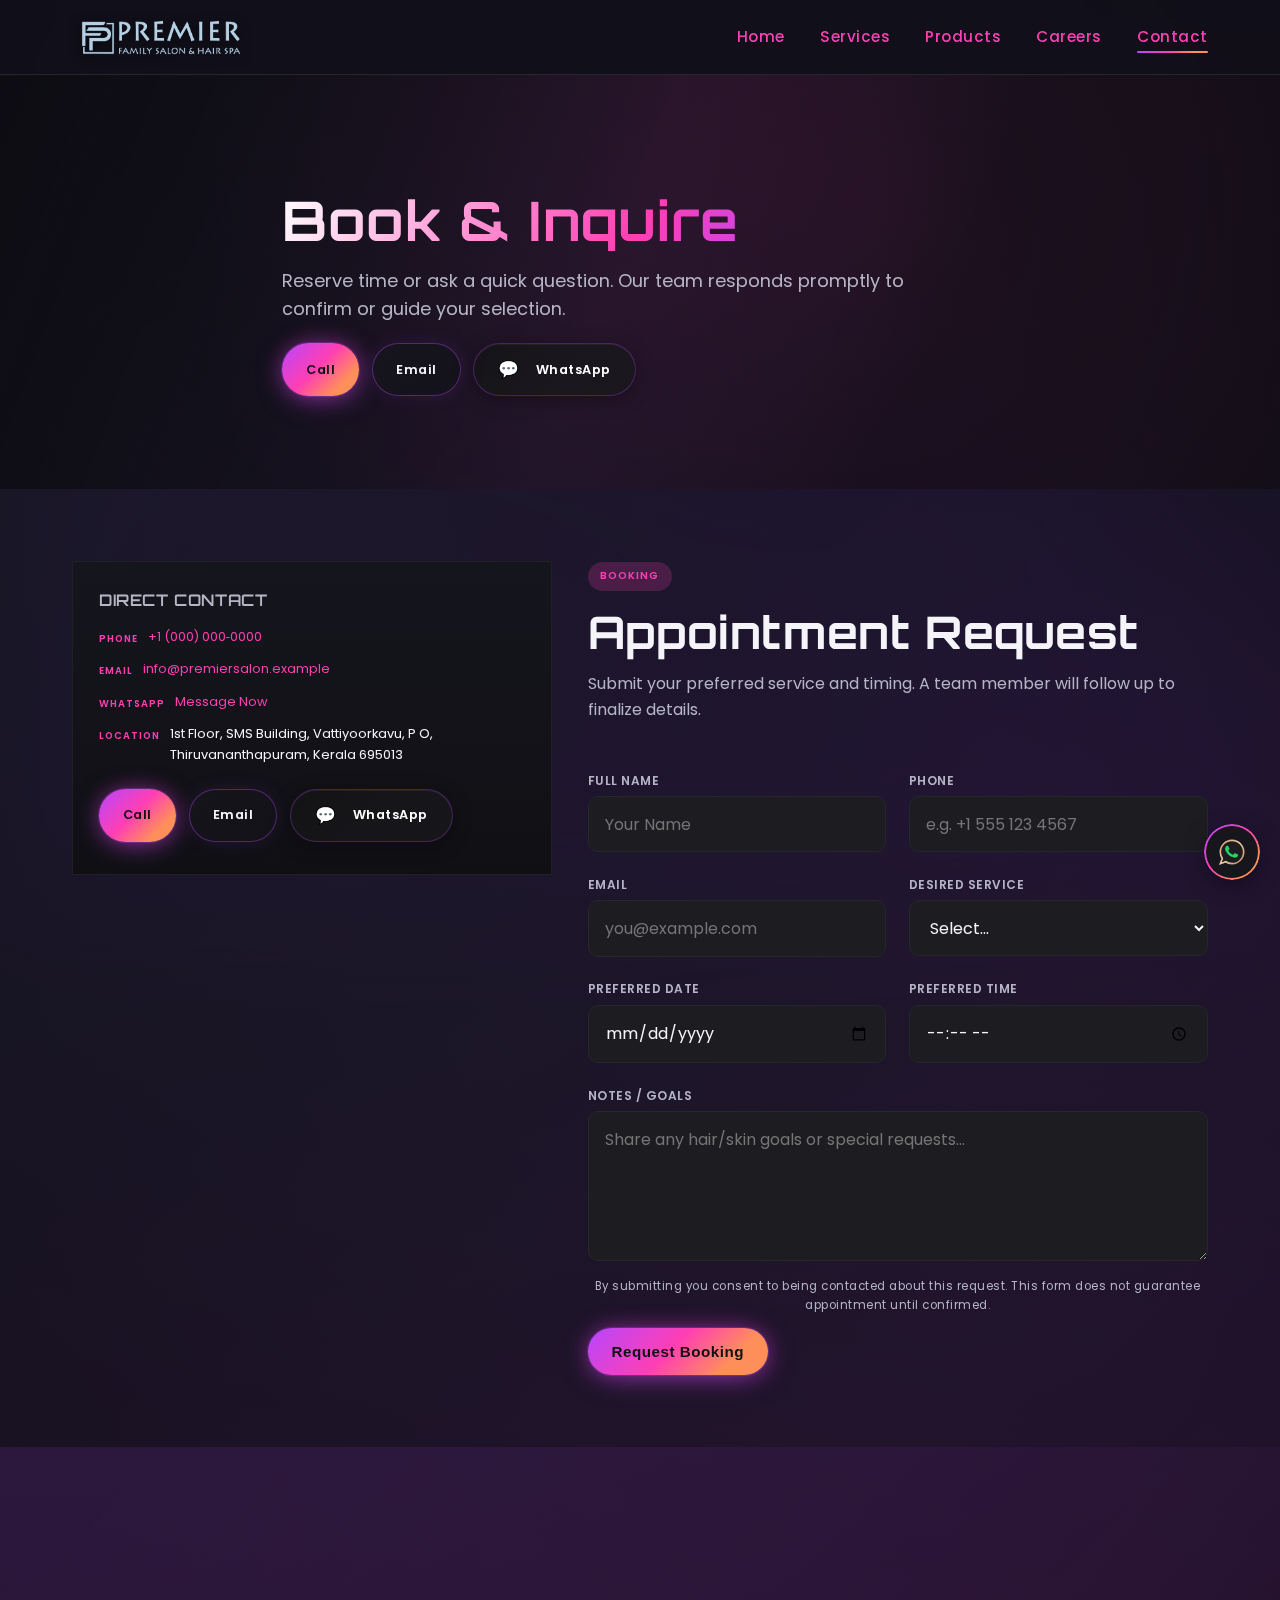
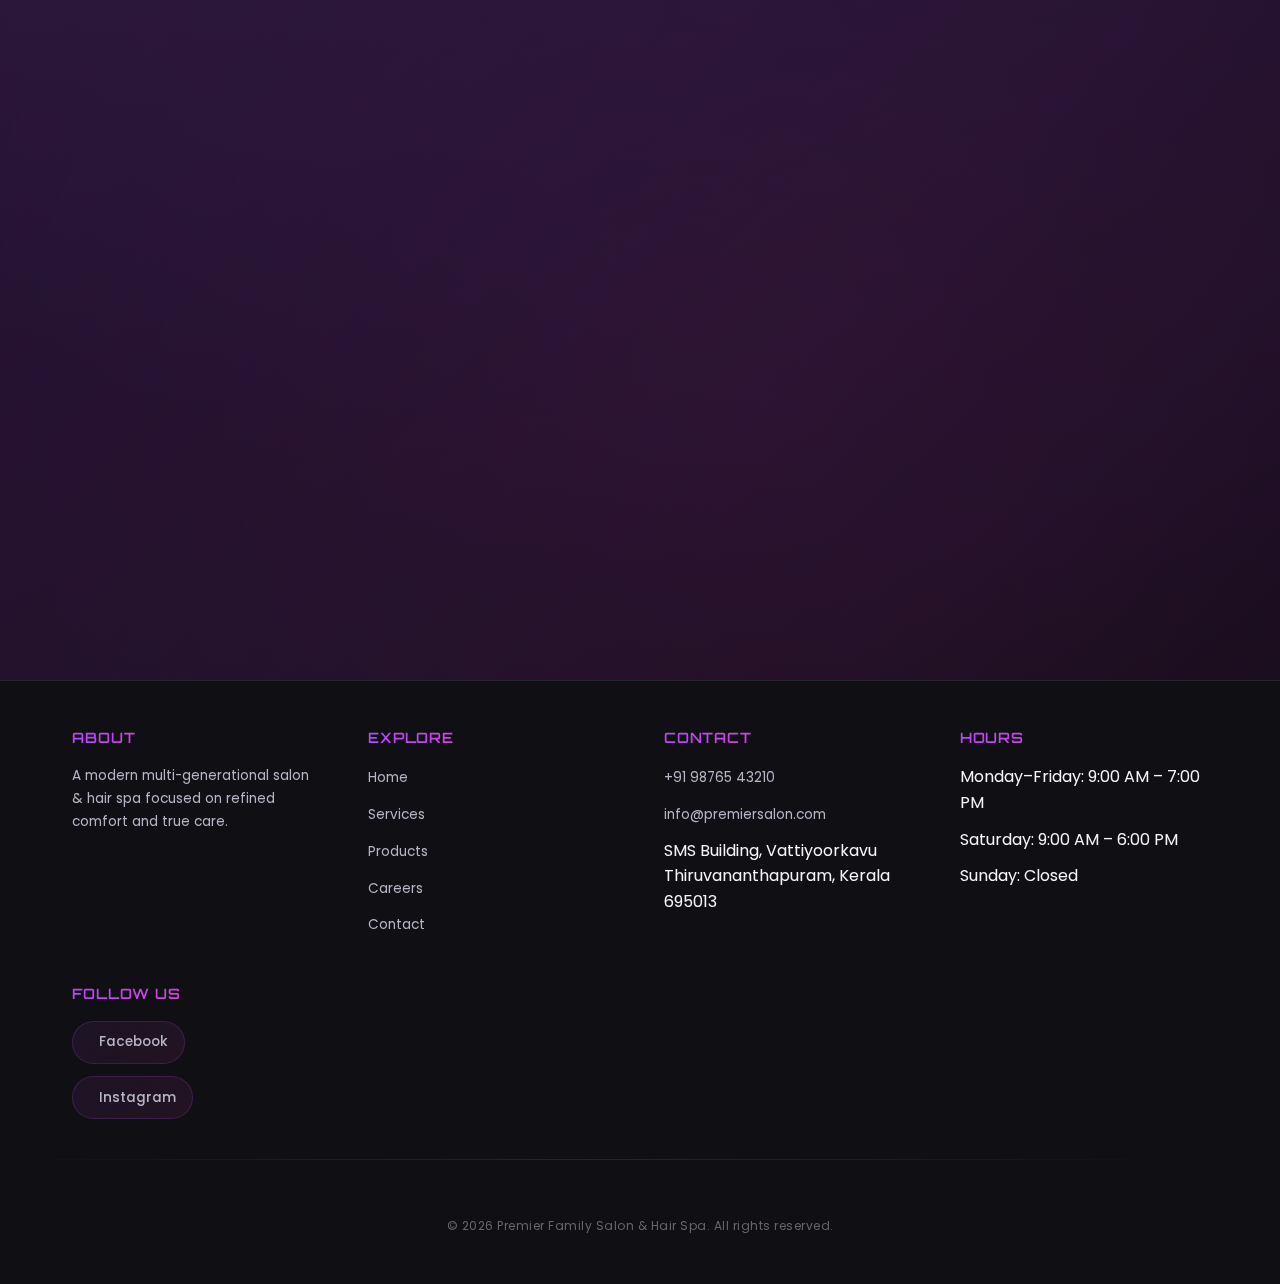
<file: contact.html>
<!DOCTYPE html>
<html lang="en">
<head>
  <meta charset="UTF-8" />
  <meta name="viewport" content="width=device-width, initial-scale=1" />
  <title>Contact & Booking | Premier Family Salon & Hair Spa</title>
  <meta name="description" content="Book appointments or inquire about services at Premier Family Salon & Hair Spa, including advanced hair spa rituals." />
  <link rel="preconnect" href="https://fonts.googleapis.com">
  <link rel="preconnect" href="https://fonts.gstatic.com" crossorigin>
  <link href="https://fonts.googleapis.com/css2?family=Playfair+Display:wght@500;600;700&family=Poppins:wght@400;500;600;700&family=Montserrat:wght@500;600;700&family=Orbitron:wght@500;600;700&display=swap" rel="stylesheet">
  <link rel="stylesheet" href="https://cdnjs.cloudflare.com/ajax/libs/font-awesome/6.5.1/css/all.min.css" integrity="sha512-DTOQO9RWCH3ppGqcWaEA1BIZOC6xxalwEsw9c2QQeAIftl+Vegovlnee1c9QX4TctnWMn13TZye+giMm8e2LwA==" crossorigin="anonymous" referrerpolicy="no-referrer" />
  <link rel="stylesheet" href="assets/css/styles.css" />
  <link rel="icon" type="image/png" href="assets/img/favicon.png" />
</head>
<body>
  <header class="site-header" role="banner">
    <div class="container navbar">
      <a class="brand" href="index.html" aria-label="Premier Family Salon Home">
        <img src="assets/img/logo-light.png" alt="Premier Family Salon & Hair Spa Logo" width="120" height="48" loading="eager" />
      </a>
      <nav aria-label="Main Navigation">
        <button class="mobile-toggle" aria-expanded="false" aria-controls="primary-menu" aria-label="Menu">☰</button>
        <ul id="primary-menu" class="nav-links">
          <li><a href="index.html">Home</a></li>
          <li><a href="services.html">Services</a></li>
          <li><a href="products.html">Products</a></li>
          <li><a href="careers.html">Careers</a></li>
          <li><a class="active" href="contact.html">Contact</a></li>
        </ul>
      </nav>
    </div>
  </header>

  <main>
    <section class="contact-hero" aria-labelledby="contact-hero-heading">
      <div class="contact-hero-bg" aria-hidden="true" style="background-image:url('https://images.pexels.com/photos/7130480/pexels-photo-7130480.jpeg?auto=compress&cs=tinysrgb&w=1600');"></div>
      <div class="contact-hero-overlay" aria-hidden="true"></div>
      <div class="container contact-hero-inner" data-animate>
        <h1 id="contact-hero-heading">Book & Inquire</h1>
        <p class="hero-sub">Reserve time or ask a quick question. Our team responds promptly to confirm or guide your selection.</p>
        <div class="contact-actions">
          <a class="btn" href="tel:+10000000000" aria-label="Call the salon">Call</a>
          <a class="btn outline" href="mailto:info@premiersalon.example" aria-label="Email the salon">Email</a>
          <a class="btn whatsapp-connect" href="https://wa.me/9999?text=Hi%20I%20would%20like%20to%20book%20an%20appointment" target="_blank" rel="noopener" aria-label="Message us on WhatsApp"><span class="wa-icon" aria-hidden="true">💬</span> WhatsApp</a>
        </div>
      </div>
    </section>

    <section class="section" id="booking">
      <div class="container contact-grid" data-animate>
        <div class="contact-info">
          <h2>Direct Contact</h2>
          <ul class="contact-list" aria-label="Salon direct contact details">
            <li><span class="ci-label">Phone</span><a href="tel:+10000000000" aria-label="Call +1 000 000 0000">+1 (000) 000‑0000</a></li>
            <li><span class="ci-label">Email</span><a href="mailto:info@premiersalon.example" aria-label="Email info@premiersalon.example">info@premiersalon.example</a></li>
            <li><span class="ci-label">WhatsApp</span><a href="https://wa.me/9999?text=Hi%20I%20have%20a%20question" target="_blank" rel="noopener" aria-label="Open WhatsApp chat">Message Now</a></li>
            <li><span class="ci-label">Location</span><span>1st Floor, SMS Building, Vattiyoorkavu, P O, Thiruvananthapuram, Kerala 695013</span></li>
          </ul>
          <div class="contact-actions">
            <a class="btn" href="tel:+10000000000">Call</a>
            <a class="btn outline" href="mailto:info@premiersalon.example">Email</a>
            <a class="btn whatsapp-connect" href="https://wa.me/9999?text=Hi%20I%20would%20like%20to%20book%20an%20appointment" target="_blank" rel="noopener" aria-label="Message us on WhatsApp"><span class="wa-icon" aria-hidden="true">💬</span> WhatsApp</a>
          </div>
        </div>
        <div>
        <span class="badge">Booking</span>
        <h2 class="section-title">Appointment Request</h2>
        <p class="section-lede">Submit your preferred service and timing. A team member will follow up to finalize details.</p>
        <form action="booking.php" method="POST" data-booking novalidate>
          <div class="form-grid">
            <div class="form-field">
              <label for="name">Full Name</label>
              <input id="name" name="name" type="text" required autocomplete="name" placeholder="Your Name" />
            </div>
            <div class="form-field">
              <label for="phone">Phone</label>
              <input id="phone" name="phone" type="tel" required autocomplete="tel" placeholder="e.g. +1 555 123 4567" />
            </div>
            <div class="form-field">
              <label for="email">Email</label>
              <input id="email" name="email" type="email" required autocomplete="email" placeholder="you@example.com" />
            </div>
            <div class="form-field">
              <label for="service">Desired Service</label>
              <select id="service" name="service" required>
                <option value="">Select...</option>
                <option>Signature Haircut</option>
                <option>Hair Spa Treatment</option>
                <option>Balayage / Color</option>
                <option>Keratin Smooth</option>
                <option>Facial Therapy</option>
                <option>Makeup / Bridal</option>
                <option>Manicure / Pedicure</option>
                <option>Consultation</option>
              </select>
            </div>
            <div class="form-field">
              <label for="appointment_date">Preferred Date</label>
              <input id="appointment_date" name="appointment_date" type="date" required />
            </div>
            <div class="form-field">
              <label for="appointment_time">Preferred Time</label>
              <input id="appointment_time" name="appointment_time" type="time" required />
            </div>
            <div class="form-field" style="grid-column:1/-1;">
              <label for="message">Notes / Goals</label>
              <textarea id="message" name="message" placeholder="Share any hair/skin goals or special requests..."></textarea>
            </div>
            <!-- Honeypot anti-spam -->
            <div class="form-field" style="display:none;">
              <label for="company">Company</label>
              <input id="company" name="company" type="text" tabindex="-1" autocomplete="off" />
            </div>
          </div>
          <p class="form-note">By submitting you consent to being contacted about this request. This form does not guarantee appointment until confirmed.</p>
          <button class="btn" type="submit">Request Booking</button>
        </form>
        </div>
      </div>
    </section>

    <section class="section bg-accent-fade" id="location">
      <div class="container" data-animate>
        <span class="badge">Visit</span>
        <h2 class="section-title">Location & Hours</h2>
        <p class="section-lede">1st Floor, SMS Building, Vattiyoorkavu, P O, Thiruvananthapuram, Kerala 695013</p>
        <div style="border:1px solid var(--clr-border); border-radius:16px; overflow:hidden; aspect-ratio: 16/6; background:#141416;">
          <iframe src="https://www.google.com/maps/embed?pb=!1m18!1m12!1m3!1d3945.8865741656!2d76.97766!3d8.53111!2m3!1f0!2f0!3f0!3m2!1i1024!2i768!4f13.1!3m3!1m2!1s0x3b05bec5f7f7f7f7%3A0x1234567890abcdef!2sSMS%20Building%2C%20Vattiyoorkavu!5e0!3m2!1sen!2sin!4v1234567890123!5m2!1sen!2sin" width="100%" height="100%" style="border:0;" allowfullscreen="" loading="lazy" referrerpolicy="no-referrer-when-downgrade"></iframe>
        </div>
        <div style="margin-top: 1.5rem; text-align: center;">
          <a href="https://maps.app.goo.gl/gMXXYHYUCGBA8A6K9" target="_blank" rel="noopener noreferrer" class="btn" style="display: inline-flex; align-items: center; gap: 0.5rem;">
            <svg width="20" height="20" viewBox="0 0 24 24" fill="none" xmlns="http://www.w3.org/2000/svg" style="flex-shrink: 0;">
              <path d="M12 2C8.13 2 5 5.13 5 9c0 5.25 7 13 7 13s7-7.75 7-13c0-3.87-3.13-7-7-7zm0 9.5c-1.38 0-2.5-1.12-2.5-2.5s1.12-2.5 2.5-2.5 2.5 1.12 2.5 2.5-1.12 2.5-2.5 2.5z" fill="currentColor"/>
            </svg>
            Open in Google Maps
          </a>
        </div>
      </div>
    </section>
  </main>

  <footer class="site-footer" role="contentinfo">
    <div class="container footer-grid">
      <div class="footer-col">
        <h4>About</h4>
        <p>A modern multi-generational salon & hair spa focused on refined comfort and true care.</p>
      </div>
      <div class="footer-col">
        <h4>Explore</h4>
        <ul>
          <li><a href="index.html">Home</a></li>
          <li><a href="services.html">Services</a></li>
          <li><a href="products.html">Products</a></li>
          <li><a href="careers.html">Careers</a></li>
          <li><a href="contact.html">Contact</a></li>
        </ul>
      </div>
      <div class="footer-col">
        <h4>Contact</h4>
        <ul>
          <li><a href="tel:+919876543210">+91 98765 43210</a></li>
          <li><a href="mailto:info@premiersalon.com">info@premiersalon.com</a></li>
          <li>SMS Building, Vattiyoorkavu<br/>Thiruvananthapuram, Kerala 695013</li>
        </ul>
      </div>
      <div class="footer-col">
        <h4>Hours</h4>
        <ul>
          <li>Monday–Friday: 9:00 AM – 7:00 PM</li>
          <li>Saturday: 9:00 AM – 6:00 PM</li>
          <li>Sunday: Closed</li>
        </ul>
      </div>
      <div class="footer-col">
        <h4>Follow Us</h4>
        <ul class="social-links">
          <li><a href="https://www.facebook.com/profile.php?id=61568915111129" target="_blank" rel="noopener noreferrer" aria-label="Visit our Facebook page"><i class="fab fa-facebook"></i> Facebook</a></li>
          <li><a href="https://www.instagram.com/premiertvm/" target="_blank" rel="noopener noreferrer" aria-label="Visit our Instagram profile"><i class="fab fa-instagram"></i> Instagram</a></li>
        </ul>
      </div>
    </div>
    <div class="container divider" aria-hidden="true"></div>
    <div class="container">
      <p class="copyright">© <span id="year"></span> Premier Family Salon & Hair Spa. All rights reserved.</p>
    </div>
  </footer>
  <script>document.getElementById('year').textContent = new Date().getFullYear();</script>
  <script src="assets/js/main.js" defer></script>
  <a href="https://wa.me/9999" class="whatsapp-fab" target="_blank" rel="noopener" aria-label="Chat on WhatsApp">
    <span class="fab-icon" aria-hidden="true">
      <svg viewBox="0 0 24 24" fill="none" xmlns="http://www.w3.org/2000/svg" role="img" aria-label="">
        <circle cx="12" cy="12" r="11" fill="#1d1d20" />
        <path d="M12 2C6.486 2 2 6.486 2 12c0 2.068.632 3.99 1.712 5.59L2 22l4.593-1.686A9.93 9.93 0 0 0 12 22c5.514 0 10-4.486 10-10S17.514 2 12 2Z" stroke="url(#fabGradC)" stroke-width="1.4"/>
        <path d="M16.52 13.87c-.27-.14-1.58-.78-1.82-.87-.24-.09-.42-.14-.6.14-.18.27-.69.87-.85 1.05-.16.18-.31.2-.58.07-.27-.14-1.15-.42-2.19-1.34-.81-.72-1.36-1.61-1.52-1.88-.16-.27-.02-.42.12-.56.13-.13.27-.31.4-.47.13-.16.18-.27.27-.45.09-.18.04-.34-.02-.48-.07-.14-.6-1.44-.82-1.97-.22-.53-.44-.46-.6-.47-.16-.01-.34-.01-.52-.01s-.48.07-.73.34c-.25.27-.96.94-.96 2.29 0 1.35.99 2.66 1.13 2.85.13.18 1.95 2.98 4.73 4.05.66.25 1.18.4 1.58.51.66.21 1.26.18 1.73.11.53-.08 1.58-.65 1.8-1.28.22-.63.22-1.17.15-1.28-.07-.11-.25-.18-.52-.32Z" fill="#25D366" />
        <defs>
          <linearGradient id="fabGradC" x1="2" y1="2" x2="22" y2="22" gradientUnits="userSpaceOnUse">
            <stop stop-color="#d4a373"/>
            <stop offset="0.55" stop-color="#e9c9a6"/>
            <stop offset="1" stop-color="#bb8561"/>
          </linearGradient>
        </defs>
      </svg>
    </span>
    <span class="visually-hidden">Chat on WhatsApp</span>
  </a>
</body>
</html>
</file>
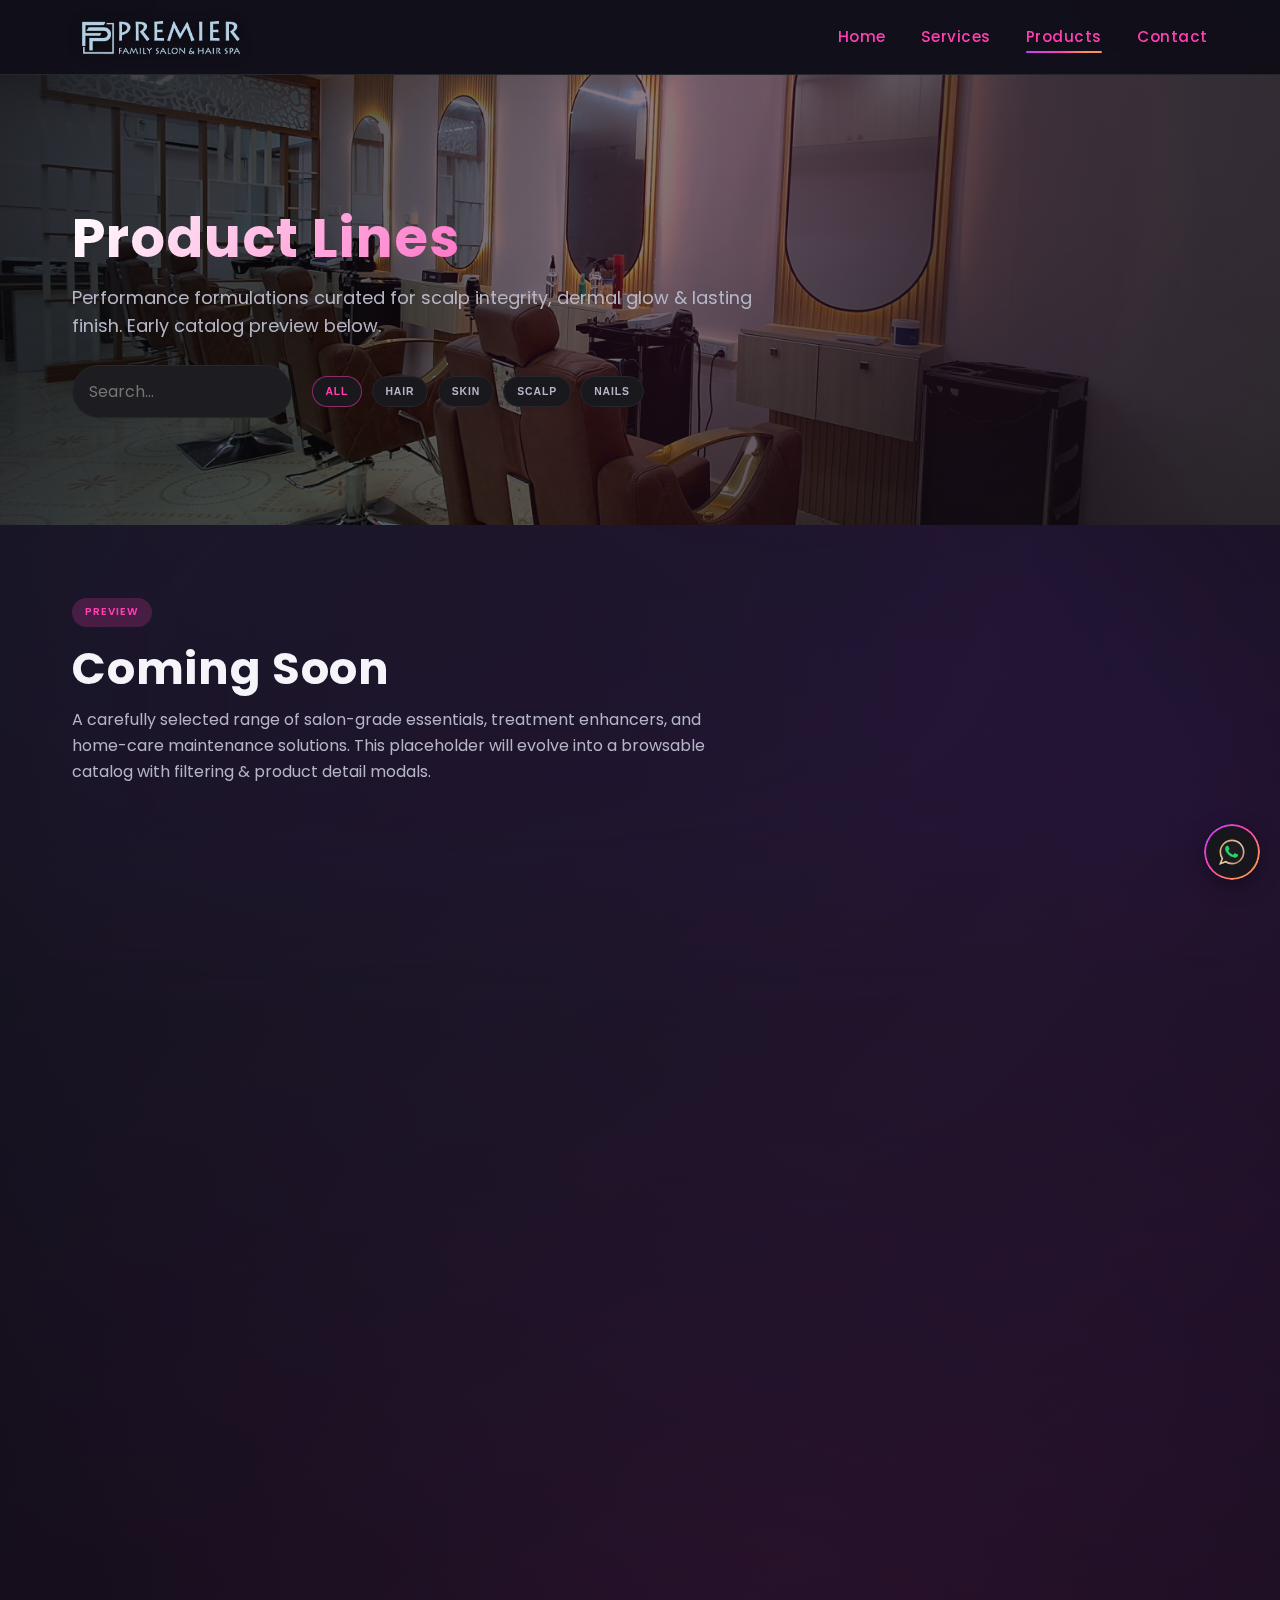
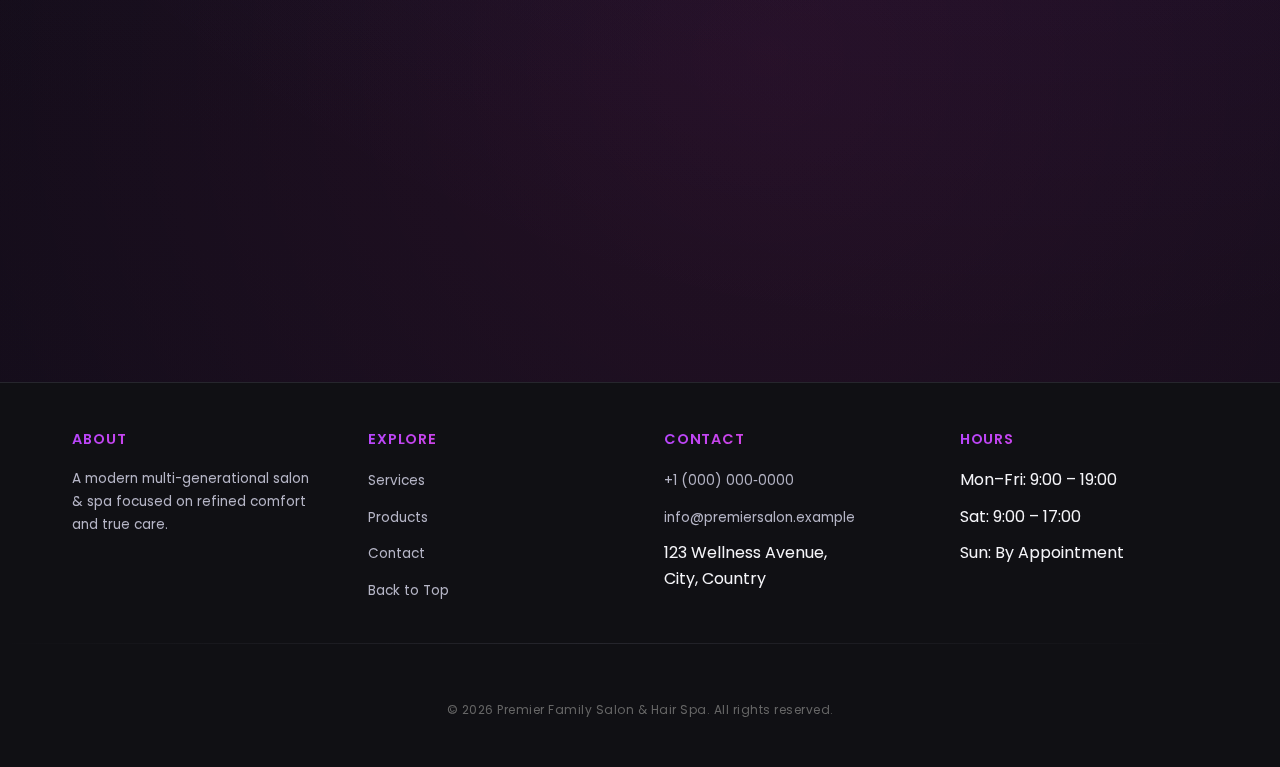
<file: products.html>
<!DOCTYPE html>
<html lang="en">
<head>
  <meta charset="UTF-8" />
  <meta name="viewport" content="width=device-width, initial-scale=1" />
  <title>Products | Premier Family Salon & Hair Spa</title>
  <meta name="description" content="Premium salon-grade product lines coming soon to Premier Family Salon & Hair Spa." />
  <link rel="preconnect" href="https://fonts.googleapis.com">
  <link rel="preconnect" href="https://fonts.gstatic.com" crossorigin>
  <link href="https://fonts.googleapis.com/css2?family=Playfair+Display:wght@500;600;700&family=Poppins:wght@400;500;600;700&display=swap" rel="stylesheet">
  <link rel="stylesheet" href="assets/css/styles.css" />
  <link rel="icon" type="image/png" href="assets/img/favicon.png" />
</head>
<body>
  <header class="site-header" role="banner">
    <div class="container navbar">
      <a class="brand" href="index.html" aria-label="Premier Family Salon Home">
        <img src="assets/img/logo-light.png" alt="Premier Family Salon & Hair Spa Logo" width="120" height="48" loading="eager" />
      </a>
      <nav aria-label="Main Navigation">
        <button class="mobile-toggle" aria-expanded="false" aria-controls="primary-menu" aria-label="Menu">☰</button>
        <ul id="primary-menu" class="nav-links">
          <li><a href="index.html">Home</a></li>
            <li><a href="services.html">Services</a></li>
            <li><a class="active" href="products.html">Products</a></li>
            <li><a href="contact.html">Contact</a></li>
        </ul>
      </nav>
    </div>
  </header>

  <main>
    <section class="products-hero" aria-labelledby="products-hero-heading">
      <div class="products-hero-bg" aria-hidden="true"></div>
      <div class="products-hero-overlay" aria-hidden="true"></div>
      <div class="container products-hero-inner" data-animate>
        <div class="hero-copy">
          <h1 id="products-hero-heading">Product Lines</h1>
          <p class="hero-sub">Performance formulations curated for scalp integrity, dermal glow & lasting finish. Early catalog preview below.</p>
          <div class="catalog-tools" aria-label="Catalog utilities">
            <div class="tool-group">
              <label for="catalog-search" class="visually-hidden">Search products</label>
              <input id="catalog-search" type="search" placeholder="Search…" aria-label="Search products" />
            </div>
            <div class="tool-group tags" aria-label="Filter by domain">
              <button type="button" class="tag-btn active" data-tag="all">All</button>
              <button type="button" class="tag-btn" data-tag="hair">Hair</button>
              <button type="button" class="tag-btn" data-tag="skin">Skin</button>
              <button type="button" class="tag-btn" data-tag="scalp">Scalp</button>
              <button type="button" class="tag-btn" data-tag="nails">Nails</button>
            </div>
          </div>
        </div>
      </div>
    </section>

    <section class="section" id="coming-soon">
      <div class="container" data-animate>
        <span class="badge">Preview</span>
        <h2 class="section-title">Coming Soon</h2>
        <p class="section-lede">A carefully selected range of salon-grade essentials, treatment enhancers, and home-care maintenance solutions. This placeholder will evolve into a browsable catalog with filtering & product detail modals.</p>
        <div class="catalog-grid" role="list" aria-label="Preview product list">
          <article class="product-card" role="listitem" data-tag="hair" data-animate>
            <div class="media" style="--img:url('https://images.pexels.com/photos/3738342/pexels-photo-3738342.jpeg?auto=compress&cs=tinysrgb&w=800');"></div>
            <div class="card-body">
              <span class="domain">Hair Care</span>
              <h3 class="title">Hydration Repair Mask</h3>
              <p class="excerpt">Reconstructive moisture infusion for stressed strands.</p>
              <button type="button" class="mini-act" aria-label="View details for Hydration Repair Mask">Details</button>
            </div>
          </article>
          <article class="product-card" role="listitem" data-tag="hair" data-animate>
            <div class="media" style="--img:url('https://images.pexels.com/photos/3738341/pexels-photo-3738341.jpeg?auto=compress&cs=tinysrgb&w=800');"></div>
            <div class="card-body">
              <span class="domain">Hair Care</span>
              <h3 class="title">Strength Bond Serum</h3>
              <p class="excerpt">Peptide + keratin support for daily resilience.</p>
              <button type="button" class="mini-act" aria-label="View details for Strength Bond Serum">Details</button>
            </div>
          </article>
          <article class="product-card" role="listitem" data-tag="skin" data-animate>
            <div class="media" style="--img:url('https://images.pexels.com/photos/5938248/pexels-photo-5938248.jpeg?auto=compress&cs=tinysrgb&w=800');"></div>
            <div class="card-body">
              <span class="domain">Skin Care</span>
              <h3 class="title">Glow Renewal Enzyme</h3>
              <p class="excerpt">Gentle powder-to-foam resurfacing ritual.</p>
              <button type="button" class="mini-act" aria-label="View details for Glow Renewal Enzyme">Details</button>
            </div>
          </article>
          <article class="product-card" role="listitem" data-tag="scalp" data-animate>
            <div class="media" style="--img:url('https://images.pexels.com/photos/6621469/pexels-photo-6621469.jpeg?auto=compress&cs=tinysrgb&w=800');"></div>
            <div class="card-body">
              <span class="domain">Scalp</span>
              <h3 class="title">Daily Scalp Toner</h3>
              <p class="excerpt">Microcirculation botanical complex refresh.</p>
              <button type="button" class="mini-act" aria-label="View details for Daily Scalp Toner">Details</button>
            </div>
          </article>
          <article class="product-card" role="listitem" data-tag="skin" data-animate>
            <div class="media" style="--img:url('https://images.pexels.com/photos/5938245/pexels-photo-5938245.jpeg?auto=compress&cs=tinysrgb&w=800');"></div>
            <div class="card-body">
              <span class="domain">Skin Care</span>
              <h3 class="title">Lipid Barrier Cream</h3>
              <p class="excerpt">Ceramide-forward replenishment & calm.</p>
              <button type="button" class="mini-act" aria-label="View details for Lipid Barrier Cream">Details</button>
            </div>
          </article>
          <article class="product-card" role="listitem" data-tag="nails" data-animate>
            <div class="media" style="--img:url('https://images.pexels.com/photos/6621524/pexels-photo-6621524.jpeg?auto=compress&cs=tinysrgb&w=800');"></div>
            <div class="card-body">
              <span class="domain">Nail Care</span>
              <h3 class="title">Nourish Cuticle Oil</h3>
              <p class="excerpt">Vitamin-rich micro-drop conditioning treatment.</p>
              <button type="button" class="mini-act" aria-label="View details for Nourish Cuticle Oil">Details</button>
            </div>
          </article>
        </div>
      </div>
    </section>

    <section class="section center" aria-label="Call to Action">
      <div class="container" data-animate>
        <h2 class="section-title">Want Early Access?</h2>
        <p class="section-lede mw-small">Join our in‑store list to be notified when retail launches. Ask during your next visit.</p>
        <a class="btn" href="contact.html">Book a Service</a>
      </div>
    </section>
  </main>

  <footer class="site-footer" role="contentinfo">
    <div class="container footer-grid">
      <div class="footer-col">
        <h4>About</h4>
        <p style="margin-top:0">A modern multi-generational salon & spa focused on refined comfort and true care.</p>
      </div>
      <div class="footer-col">
        <h4>Explore</h4>
        <ul>
          <li><a href="services.html">Services</a></li>
          <li><a href="products.html">Products</a></li>
          <li><a href="contact.html">Contact</a></li>
          <li><a href="#top">Back to Top</a></li>
        </ul>
      </div>
      <div class="footer-col">
        <h4>Contact</h4>
        <ul>
          <li><a href="tel:+10000000000">+1 (000) 000‑0000</a></li>
          <li><a href="mailto:info@premiersalon.example">info@premiersalon.example</a></li>
          <li>123 Wellness Avenue,<br/>City, Country</li>
        </ul>
      </div>
      <div class="footer-col">
        <h4>Hours</h4>
        <ul>
          <li>Mon–Fri: 9:00 – 19:00</li>
          <li>Sat: 9:00 – 17:00</li>
          <li>Sun: By Appointment</li>
        </ul>
      </div>
    </div>
    <div class="container divider" aria-hidden="true"></div>
    <div class="container">
      <p class="copyright">© <span id="year"></span> Premier Family Salon & Hair Spa. All rights reserved.</p>
    </div>
  </footer>
  <script>document.getElementById('year').textContent = new Date().getFullYear();</script>
  <script src="assets/js/main.js" defer></script>
  <a href="https://wa.me/9999" class="whatsapp-fab" target="_blank" rel="noopener" aria-label="Chat on WhatsApp">
    <span class="fab-icon" aria-hidden="true">
      <svg viewBox="0 0 24 24" fill="none" xmlns="http://www.w3.org/2000/svg" role="img" aria-label="">
        <circle cx="12" cy="12" r="11" fill="#1d1d20" />
        <path d="M12 2C6.486 2 2 6.486 2 12c0 2.068.632 3.99 1.712 5.59L2 22l4.593-1.686A9.93 9.93 0 0 0 12 22c5.514 0 10-4.486 10-10S17.514 2 12 2Z" stroke="url(#fabGradP)" stroke-width="1.4"/>
        <path d="M16.52 13.87c-.27-.14-1.58-.78-1.82-.87-.24-.09-.42-.14-.6.14-.18.27-.69.87-.85 1.05-.16.18-.31.2-.58.07-.27-.14-1.15-.42-2.19-1.34-.81-.72-1.36-1.61-1.52-1.88-.16-.27-.02-.42.12-.56.13-.13.27-.31.4-.47.13-.16.18-.27.27-.45.09-.18.04-.34-.02-.48-.07-.14-.6-1.44-.82-1.97-.22-.53-.44-.46-.6-.47-.16-.01-.34-.01-.52-.01s-.48.07-.73.34c-.25.27-.96.94-.96 2.29 0 1.35.99 2.66 1.13 2.85.13.18 1.95 2.98 4.73 4.05.66.25 1.18.4 1.58.51.66.21 1.26.18 1.73.11.53-.08 1.58-.65 1.8-1.28.22-.63.22-1.17.15-1.28-.07-.11-.25-.18-.52-.32Z" fill="#25D366" />
        <defs>
          <linearGradient id="fabGradP" x1="2" y1="2" x2="22" y2="22" gradientUnits="userSpaceOnUse">
            <stop stop-color="#d4a373"/>
            <stop offset="0.55" stop-color="#e9c9a6"/>
            <stop offset="1" stop-color="#bb8561"/>
          </linearGradient>
        </defs>
      </svg>
    </span>
    <span class="visually-hidden">Chat on WhatsApp</span>
  </a>
</body>
</html>
</file>
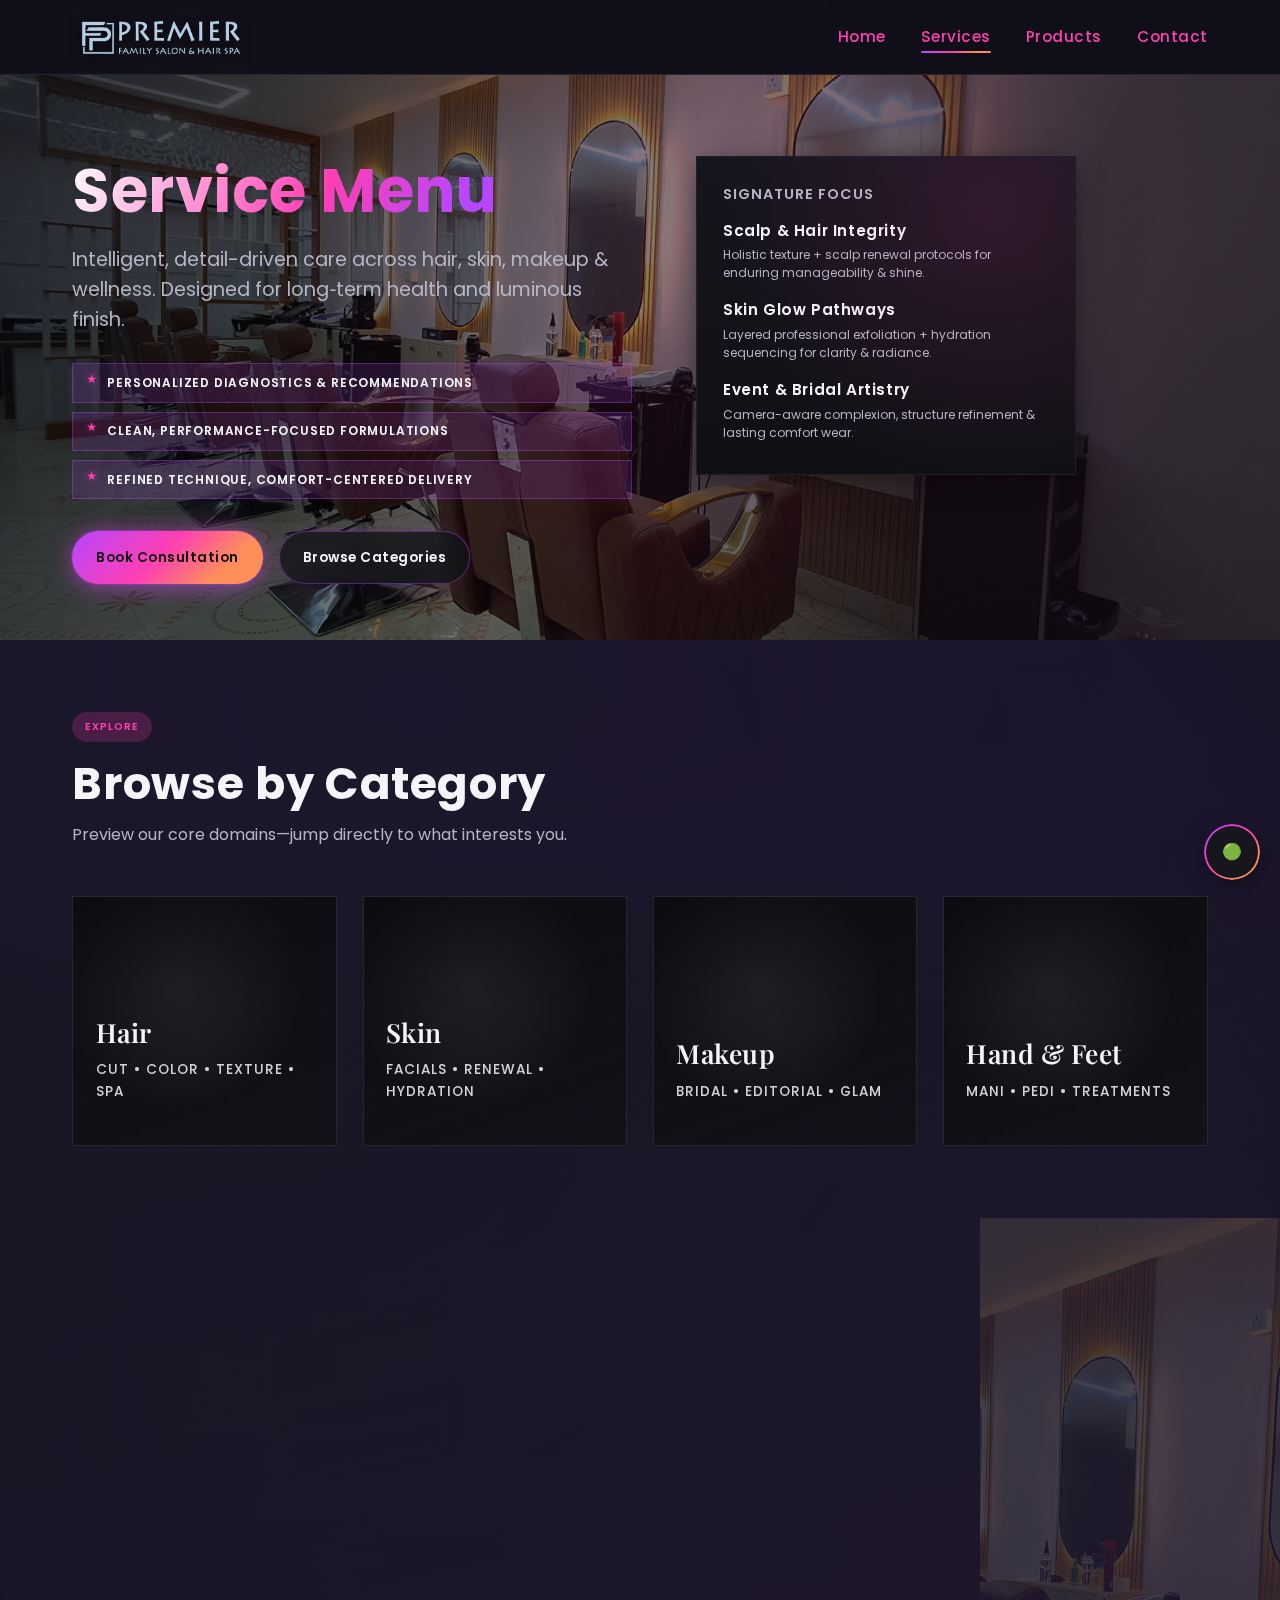
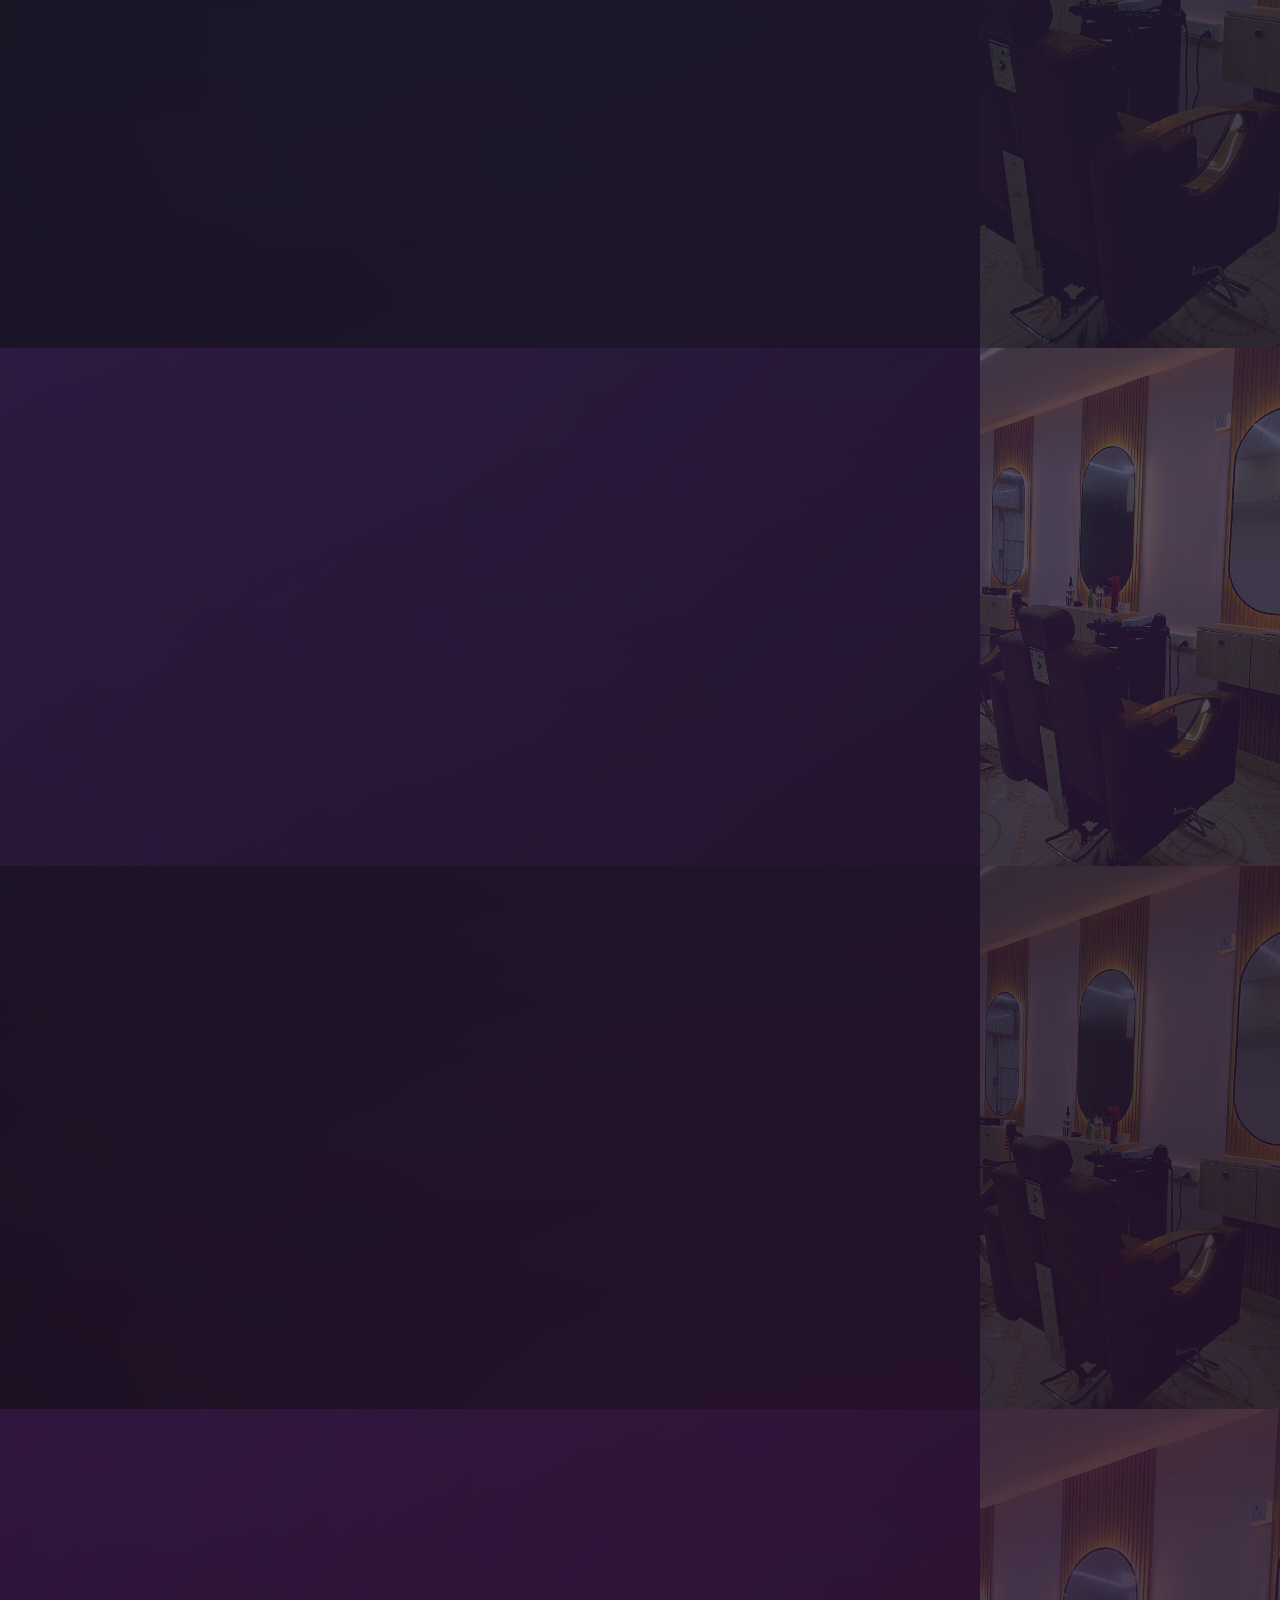
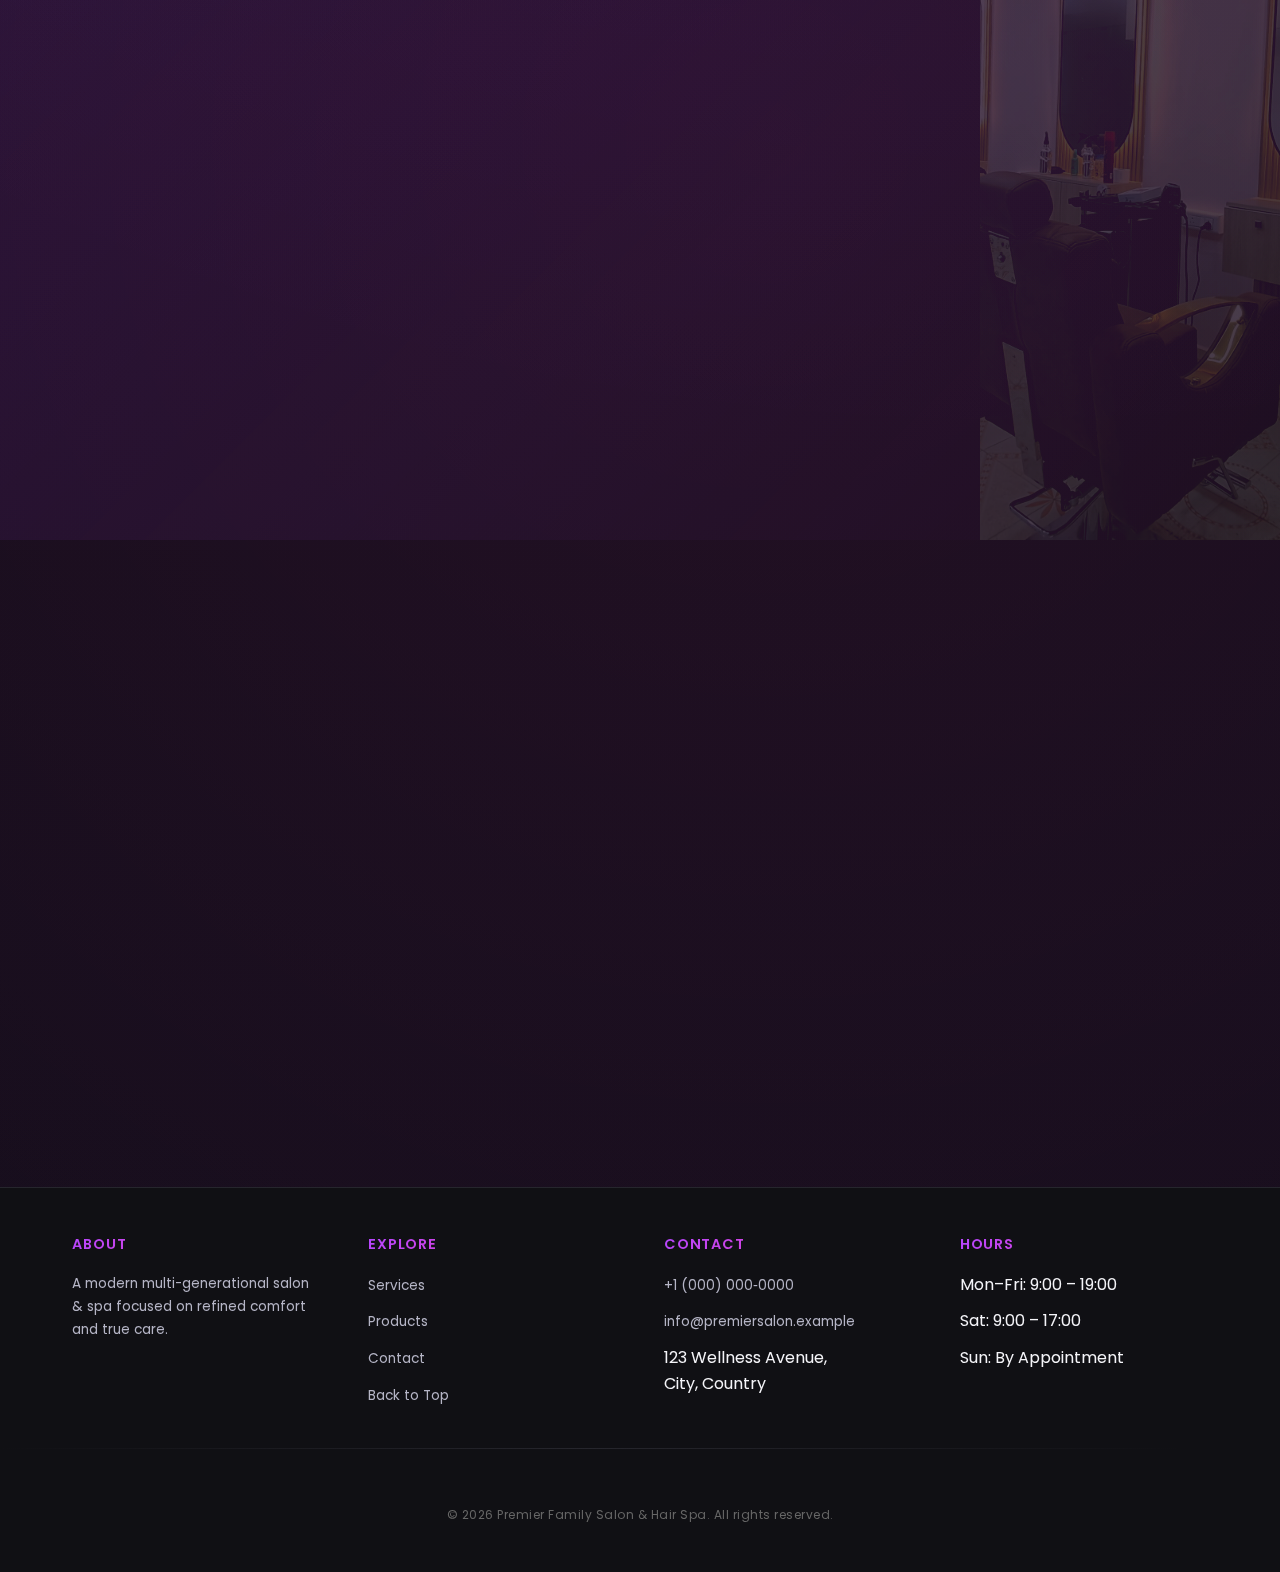
<file: services.html>
<!DOCTYPE html>
<html lang="en">
<head>
  <meta charset="UTF-8" />
  <meta name="viewport" content="width=device-width, initial-scale=1" />
  <title>Services | Premier Family Salon & Hair Spa</title>
  <meta name="description" content="Explore hair design, skin therapy, makeup artistry, and hand & feet wellness services at Premier Family Salon & Hair Spa." />
  <link rel="preconnect" href="https://fonts.googleapis.com">
  <link rel="preconnect" href="https://fonts.gstatic.com" crossorigin>
  <link href="https://fonts.googleapis.com/css2?family=Playfair+Display:wght@500;600;700&family=Poppins:wght@400;500;600;700&display=swap" rel="stylesheet">
  <link rel="stylesheet" href="assets/css/styles.css" />
  <link rel="icon" type="image/png" href="assets/img/favicon.png" />
</head>
<body>
  <header class="site-header" role="banner">
    <div class="container navbar">
      <a class="brand" href="index.html" aria-label="Premier Family Salon Home">
        <img src="assets/img/logo-light.png" alt="Premier Family Salon & Hair Spa Logo" width="120" height="48" loading="eager" />
      </a>
      <nav aria-label="Main Navigation">
        <button class="mobile-toggle" aria-expanded="false" aria-controls="primary-menu" aria-label="Menu">☰</button>
        <ul id="primary-menu" class="nav-links">
          <li><a href="index.html">Home</a></li>
          <li><a class="active" href="services.html">Services</a></li>
          <li><a href="products.html">Products</a></li>
          <li><a href="contact.html">Contact</a></li>
        </ul>
      </nav>
    </div>
  </header>

  <main>
    <section class="services-hero" aria-labelledby="services-hero-heading" data-animate>
      <div class="services-hero-bg" aria-hidden="true"></div>
      <div class="services-hero-overlay" aria-hidden="true"></div>
      <div class="container hero-inner">
        <div class="hero-content">
          <h1 id="services-hero-heading">Service Menu</h1>
          <p class="hero-sub">Intelligent, detail-driven care across hair, skin, makeup & wellness. Designed for long‑term health and luminous finish.</p>
          <ul class="hero-highlights" aria-label="Core service value points">
            <li><span class="hl-icon" aria-hidden="true">★</span>Personalized diagnostics & recommendations</li>
            <li><span class="hl-icon" aria-hidden="true">★</span>Clean, performance-focused formulations</li>
            <li><span class="hl-icon" aria-hidden="true">★</span>Refined technique, comfort-centered delivery</li>
          </ul>
          <div class="hero-actions">
            <a class="btn" href="contact.html">Book Consultation</a>
            <a class="btn outline" href="#service-categories">Browse Categories</a>
          </div>
        </div>
        <aside class="hero-card" aria-label="Featured Signature Experiences">
          <h2 class="card-heading">Signature Focus</h2>
          <div class="card-grid">
            <div class="card-line">
              <h3 class="mini">Scalp & Hair Integrity</h3>
              <p>Holistic texture + scalp renewal protocols for enduring manageability & shine.</p>
            </div>
            <div class="card-line">
              <h3 class="mini">Skin Glow Pathways</h3>
              <p>Layered professional exfoliation + hydration sequencing for clarity & radiance.</p>
            </div>
            <div class="card-line">
              <h3 class="mini">Event & Bridal Artistry</h3>
              <p>Camera-aware complexion, structure refinement & lasting comfort wear.</p>
            </div>
          </div>
        </aside>
      </div>
    </section>

    <section class="section" id="service-categories" aria-label="Service Categories Overview">
      <div class="container" data-animate>
        <span class="badge">Explore</span>
        <h2 class="section-title">Browse by Category</h2>
        <p class="section-lede">Preview our core domains—jump directly to what interests you.</p>
        <div class="category-showcase" role="list">
          <a class="cat-tile" role="listitem" href="#hair" aria-label="Hair Design & Rituals" style="--img:url('https://images.pexels.com/photos/3760851/pexels-photo-3760851.jpeg?auto=compress&cs=tinysrgb&w=800');">
            <div class="cat-overlay"></div>
            <div class="cat-content">
              <h3 class="cat-title">Hair</h3>
              <p class="cat-sub">Cut • Color • Texture • Spa</p>
            </div>
          </a>
          <a class="cat-tile" role="listitem" href="#skin" aria-label="Skin Health & Glow" style="--img:url('https://images.pexels.com/photos/5938286/pexels-photo-5938286.jpeg?auto=compress&cs=tinysrgb&w=800');">
            <div class="cat-overlay"></div>
            <div class="cat-content">
              <h3 class="cat-title">Skin</h3>
              <p class="cat-sub">Facials • Renewal • Hydration</p>
            </div>
          </a>
          <a class="cat-tile" role="listitem" href="#makeup" aria-label="Makeup & Event Artistry" style="--img:url('https://images.pexels.com/photos/415829/pexels-photo-415829.jpeg?auto=compress&cs=tinysrgb&w=800');">
            <div class="cat-overlay"></div>
            <div class="cat-content">
              <h3 class="cat-title">Makeup</h3>
              <p class="cat-sub">Bridal • Editorial • Glam</p>
            </div>
          </a>
          <a class="cat-tile" role="listitem" href="#hand-feet" aria-label="Hand and Feet Wellness" style="--img:url('https://images.pexels.com/photos/8534276/pexels-photo-8534276.jpeg?auto=compress&cs=tinysrgb&w=800');">
            <div class="cat-overlay"></div>
            <div class="cat-content">
              <h3 class="cat-title">Hand & Feet</h3>
              <p class="cat-sub">Mani • Pedi • Treatments</p>
            </div>
          </a>
        </div>
      </div>
    </section>

    <!-- Hair -->
    <section class="section" id="hair">
      <div class="container" data-animate>
        <span class="badge">Hair</span>
        <h2 class="section-title">Hair Design & Rituals</h2>
        <p class="section-lede">Cutting, coloring, texture refinement & restorative scalp-focused spa therapies.</p>
        <div class="svc-grid">
          <article class="svc-item" data-animate>
            <h3>Haircut</h3>
            <p>Tailored shape + balance for texture, face proportions & daily ease.</p>
          </article>
          <article class="svc-item" data-animate>
            <h3>Colors</h3>
            <p>Customized shade mapping & tonal refinement for dimensional vibrancy.</p>
          </article>
          <article class="svc-item" data-animate>
            <h3>Texture</h3>
            <p>Smoothing or curl definition services engineered for long‑term fiber health.</p>
          </article>
          <article class="svc-item" data-animate>
            <h3>Hair Spa</h3>
            <p>Scalp detox + hydration infusion restoring comfort & natural shine.</p>
          </article>
          <article class="svc-item" data-animate>
            <h3>Hair Style</h3>
            <p>Finish design: blowout, wave set or upstyle with lasting polish.</p>
          </article>
        </div>
      </div>
    </section>

    <!-- Skin -->
    <section class="section bg-accent-fade" id="skin">
      <div class="container" data-animate>
        <span class="badge">Skin</span>
        <h2 class="section-title">Skin Health & Glow</h2>
        <p class="section-lede">Dermal-focused treatments merging clinical technique & mindful relaxation.</p>
        <div class="svc-grid">
          <article class="svc-item" data-animate>
            <h3>Body Care</h3>
            <p>Exfoliation + hydration sequencing for smoother tone & relaxed circulation.</p>
          </article>
          <article class="svc-item" data-animate>
            <h3>Facials</h3>
            <p>Targeted dermal protocols (glow, purity, hydration) customized to skin goals.</p>
          </article>
          <article class="svc-item" data-animate>
            <h3>Clean up</h3>
            <p>Focused session for quick clarity: light extraction + soothing balance.</p>
          </article>
        </div>
      </div>
    </section>

    <!-- Makeup -->
    <section class="section" id="makeup">
      <div class="container" data-animate>
        <span class="badge">Makeup</span>
        <h2 class="section-title">Makeup & Event Artistry</h2>
        <p class="section-lede">Balanced, luminous, camera-aware application engineered to translate beautifully.</p>
        <div class="svc-grid">
          <article class="svc-item" data-animate>
            <h3>Party Makeup</h3>
            <p>Luminous, evening-ready look with balanced complexion & accent focus.</p>
          </article>
          <article class="svc-item" data-animate>
            <h3>Bridal Makeup</h3>
            <p>Camera-aware long-wear finish crafted for comfort & timeless clarity.</p>
          </article>
          <article class="svc-item" data-animate>
            <h3>Special Occasion</h3>
            <p>Refined sculpt + highlight detailing for events requiring elevated polish.</p>
          </article>
          <article class="svc-item" data-animate>
            <h3>Makeup</h3>
            <p>Signature day or classic evening application enhancing natural structure.</p>
          </article>
        </div>
      </div>
    </section>

    <!-- Hand & Feet -->
    <section class="section bg-accent-fade" id="hand-feet">
      <div class="container" data-animate>
        <span class="badge">Hand & Feet</span>
        <h2 class="section-title">Hand & Feet Wellness</h2>
        <p class="section-lede">Elevated grooming + hydration & protective finishing with mindful technique.</p>
        <div class="svc-grid">
          <article class="svc-item" data-animate>
            <h3>Manicure</h3>
            <p>Shape, cuticle care & hydration finish for clean, polished hands.</p>
          </article>
          <article class="svc-item" data-animate>
            <h3>Pedicure</h3>
            <p>Exfoliation, nail refinement & moisture seal for refreshed comfort.</p>
          </article>
          <article class="svc-item" data-animate>
            <h3>Nails</h3>
            <p>Strength or repair enhancement supporting healthy growth & appearance.</p>
          </article>
          <article class="svc-item" data-animate>
            <h3>Gel Polish</h3>
            <p>Resilient high-shine color system with extended wear protection.</p>
          </article>
          <article class="svc-item" data-animate>
            <h3>Extensions</h3>
            <p>Customized length & form application with balanced structural support.</p>
          </article>
        </div>
      </div>
    </section>

    <section class="section" id="cta-services" aria-labelledby="cta-services-heading">
      <div class="container" data-animate>
        <div class="cta-panel layout guidance-panel">
          <div class="cta-content">
            <div class="accent-bar" aria-hidden="true"></div>
            <h2 class="section-title" id="cta-services-heading">Need Guidance?</h2>
            <p class="section-lede mw-small">Unsure which sequence of hair, skin or wellness treatments will deliver the healthiest transformation? Let us architect a personalized pathway.</p>
            <ul class="cta-points" aria-label="Why book a consultation">
              <li><span class="point-icon" aria-hidden="true">✓</span>Holistic assessment of goals & current condition</li>
              <li><span class="point-icon" aria-hidden="true">✓</span>Strategic service sequencing for optimal results</li>
              <li><span class="point-icon" aria-hidden="true">✓</span>Home care alignment to extend professional benefits</li>
            </ul>
            <div class="cta-actions">
              <a class="btn" href="contact.html">Reserve Consultation</a>
              <a class="btn outline" href="services.html#service-categories">Explore First</a>
            </div>
          </div>
        </div>
      </div>
    </section>
  </main>

  <footer class="site-footer" role="contentinfo">
    <div class="container footer-grid">
      <div class="footer-col">
        <h4>About</h4>
        <p style="margin-top:0">A modern multi-generational salon & spa focused on refined comfort and true care.</p>
      </div>
      <div class="footer-col">
        <h4>Explore</h4>
        <ul>
          <li><a href="services.html">Services</a></li>
          <li><a href="products.html">Products</a></li>
          <li><a href="contact.html">Contact</a></li>
          <li><a href="#top">Back to Top</a></li>
        </ul>
      </div>
      <div class="footer-col">
        <h4>Contact</h4>
        <ul>
          <li><a href="tel:+10000000000">+1 (000) 000‑0000</a></li>
          <li><a href="mailto:info@premiersalon.example">info@premiersalon.example</a></li>
          <li>123 Wellness Avenue,<br/>City, Country</li>
        </ul>
      </div>
      <div class="footer-col">
        <h4>Hours</h4>
        <ul>
          <li>Mon–Fri: 9:00 – 19:00</li>
          <li>Sat: 9:00 – 17:00</li>
          <li>Sun: By Appointment</li>
        </ul>
      </div>
    </div>
    <div class="container divider" aria-hidden="true"></div>
    <div class="container">
      <p class="copyright">© <span id="year"></span> Premier Family Salon & Hair Spa. All rights reserved.</p>
    </div>
  </footer>
  <script>document.getElementById('year').textContent = new Date().getFullYear();</script>
  <script src="assets/js/main.js" defer></script>
  <a href="https://wa.me/9999" class="whatsapp-fab" target="_blank" rel="noopener" aria-label="Chat on WhatsApp">
    <span class="wa-ico" aria-hidden="true">🟢</span>
  </a>
</body>
</html>
</file>
<file: assets/css/styles.css>
/* Premier Family Salon & Hair Spa - Global Styles (Neon Aesthetic Revamp) */
:root {
  --clr-bg: #0b0b11;
  --clr-bg-alt: #14141b;
  --clr-accent: #b646ff; /* Vivid violet */
  --clr-accent-rgb: 182,70,255;
  --clr-accent-2: #ff3fb3; /* Hot magenta */
  --clr-accent-2-rgb: 255,63,179;
  --clr-accent-3: #ff8f5a; /* Peach glow */
  --clr-accent-3-rgb: 255,143,90;
  --clr-text: #f5f5f9;
  --clr-text-muted: #b5b5c6;
  --clr-border: #26262d;
  --clr-error: #ff4d6d;
  --ff-sans: 'Poppins', 'Segoe UI', system-ui, -apple-system, sans-serif;
  --ff-serif: 'Playfair Display', Georgia, serif;
  --ff-display: 'Orbitron', 'Montserrat', 'Poppins', system-ui, sans-serif;
  --radius-sm: 4px;
  --radius-md: 10px;
  --radius-round: 50px;
  --shadow-sm: 0 2px 4px -1px rgba(0,0,0,.4);
  --shadow-md: 0 8px 26px -6px rgba(0,0,0,.55);
  --shadow-glow: 0 0 0 1px rgba(var(--clr-accent-rgb), .28), 0 4px 28px -4px rgba(var(--clr-accent-rgb), .55), 0 0 26px -4px rgba(var(--clr-accent-2-rgb), .4);
  --max-width: 1180px;
  --transition: .35s cubic-bezier(.4,.0,.2,1);
  --grad-accent: linear-gradient(135deg,var(--clr-accent),var(--clr-accent-2) 46%, var(--clr-accent-3) 78%);
  --grad-soft: linear-gradient(120deg,rgba(var(--clr-accent-rgb),.18),rgba(var(--clr-accent-2-rgb),.18) 55%, rgba(var(--clr-accent-3-rgb),.22));
  /* Hero visual tuning */
  --hero-bg-filter: brightness(.72) saturate(1.18) contrast(1.04);
  --hero-overlay-dark: rgba(11,11,15,.78);
  --hero-overlay-mid: rgba(11,11,15,.30);
  --hero-overlay-light: rgba(11,11,15,.65);
  /* Unified site-wide background image (local asset). Change here to swap globally. */
  --hero-img: url('../img/background.jpeg');
}

* { box-sizing: border-box; }
html { scroll-behavior: smooth; }
body {
  margin: 0;
  font-family: var(--ff-sans);
  background:
    radial-gradient(circle at 22% 18%, #181826, transparent 60%),
    radial-gradient(circle at 78% 28%, rgba(var(--clr-accent-rgb), .12), transparent 65%),
    radial-gradient(circle at 60% 70%, rgba(var(--clr-accent-2-rgb), .10), transparent 75%),
    linear-gradient(180deg,#0b0b11,#0a0a13 55%, #0c0c16);
  color: var(--clr-text);
  line-height: 1.6;
  -webkit-font-smoothing: antialiased;
  position: relative;
}
body::before, body::after { content:''; position:fixed; inset:0; pointer-events:none; background:
  conic-gradient(from 140deg at 70% 30%, rgba(var(--clr-accent-rgb),.18), transparent 60%),
  radial-gradient(circle at 28% 72%, rgba(var(--clr-accent-2-rgb),.14), transparent 70%); mix-blend-mode:overlay; opacity:.5; z-index:-2; filter:blur(42px); }
body::after { filter:blur(68px); opacity:.35; }

img { max-width: 100%; display: block; }
a { color: var(--clr-accent-2); text-decoration: none; transition: color var(--transition); }
a:hover, a:focus-visible { color: var(--clr-accent); }

h1,h2,h3,h4 { font-family: var(--ff-display); font-weight: 600; line-height: 1.15; margin: 0 0 .6em; letter-spacing:.5px; }
.section-title { font-family: var(--ff-display); font-weight:700; letter-spacing:.65px; }
.hero h1, .services-hero h1, .products-hero h1, .contact-hero h1 { font-family: var(--ff-display); font-weight:700; letter-spacing:1px; }
p { margin: 0 0 1.2em; }

/* Layout */
.container { width: 100%; margin: 0 auto; padding: 0 1.4rem; max-width: var(--max-width); }
.flex { display: flex; gap: 1.4rem; }
.grid { display: grid; gap: 2rem; }

/* Navigation */
.site-header { position: sticky; top: 0; z-index: 50; backdrop-filter: saturate(180%) blur(16px); background: rgba(15,15,19,.75); border-bottom: 1px solid var(--clr-border); }
.navbar { display: flex; align-items: center; justify-content: space-between; min-height: 74px; }
.brand { display: inline-flex; align-items: center; line-height: 1; }
.brand img { display: block; height: 54px; width: auto; object-fit: contain; filter: drop-shadow(0 2px 6px rgba(0,0,0,.6)); transition: filter var(--transition), transform var(--transition); }
.brand:hover img { filter: drop-shadow(0 4px 14px rgba(var(--clr-accent-rgb), .55)); transform: translateY(-2px); }
.nav-links { list-style: none; display: flex; gap: 2.2rem; margin: 0; padding: 0; }
.nav-links a { position: relative; font-size: .95rem; font-weight: 500; letter-spacing: .5px; }
.nav-links a::after { content: ''; position: absolute; left: 0; bottom: -6px; width: 0; height: 2px; background: var(--grad-accent); transition: width var(--transition); border-radius: 2px; }
.nav-links a:hover::after, .nav-links a:focus-visible::after, .nav-links a.active::after { width: 100%; }

.mobile-toggle { display: none; background: none; border: 0; color: var(--clr-text); font-size: 1.6rem; cursor: pointer; }

/* Hero */
.hero { position: relative; padding: clamp(2.5rem, 5vh, 4rem) 0 clamp(2rem, 4vh, 3rem); overflow: hidden; min-height: 75vh; display:flex; align-items:center; }

/* Hero Bottom Blend Fade */
.hero-bottom-fade { position:absolute; bottom:0; left:0; right:0; height:150px; z-index:1; pointer-events:none;
  background: linear-gradient(180deg, 
    transparent 0%, 
    rgba(40,10,80,.15) 20%,
    rgba(30,8,60,.35) 40%,
    rgba(20,5,40,.55) 60%,
    rgba(15,4,25,.75) 80%,
    rgba(11,11,17,.95) 100%);
  mask-image: linear-gradient(180deg, transparent 0%, black 30%, black 100%);
  -webkit-mask-image: linear-gradient(180deg, transparent 0%, black 30%, black 100%); }
.hero-bottom-fade::after { content:''; position:absolute; inset:0;
  background: linear-gradient(180deg,
    transparent 0%,
    rgba(182,70,255,.08) 40%,
    rgba(182,70,255,.15) 70%,
    rgba(182,70,255,.05) 100%);
  mix-blend-mode:screen; }
.hero-mesh { position:absolute; inset:0; z-index:-2; pointer-events:none; background:
  radial-gradient(circle at 18% 32%, rgba(var(--clr-accent-rgb),.28), transparent 62%),
  radial-gradient(circle at 82% 68%, rgba(var(--clr-accent-2-rgb),.22), transparent 70%),
  radial-gradient(ellipse at 50% 50%, rgba(var(--clr-accent-3-rgb),.18), transparent 65%);
  mix-blend-mode:screen; filter:blur(38px) saturate(140%);
  animation: mesh-drift 26s ease-in-out infinite alternate;
  opacity:.9;
  /* Hint renderer: only transform changes animate */
  will-change: transform;
}
.hero-mesh::before, .hero-mesh::after { content:""; position:absolute; inset:-20%; background:
  conic-gradient(from 45deg at 30% 40%, rgba(var(--clr-accent-rgb),.45), rgba(var(--clr-accent-2-rgb),0) 65%),
  conic-gradient(from 260deg at 70% 60%, rgba(var(--clr-accent-2-rgb),.4), rgba(var(--clr-accent-3-rgb),0) 60%);
  mix-blend-mode:overlay; filter:blur(60px) brightness(1.15) saturate(1.4);
  animation: mesh-rotate 42s linear infinite;
  opacity:.55;
}
.hero-mesh::after { animation-direction: reverse; animation-duration: 52s; opacity:.5; }
@keyframes mesh-drift { 0% { transform: translate3d(-2%,0,0) scale(1); } 50% { transform: translate3d(2%,3%,0) scale(1.05); } 100% { transform: translate3d(-1%,-2%,0) scale(1.08); } }
@keyframes mesh-rotate { to { transform: rotate(360deg); } }
.hero::before { content: ''; position: absolute; inset: 0; background:
  linear-gradient(115deg, var(--hero-overlay-dark), var(--hero-overlay-mid) 55%, var(--hero-overlay-light) 85%),
  radial-gradient(circle at 78% 28%, rgba(var(--clr-accent-rgb), .22), transparent 72%);
  mix-blend-mode: normal; z-index: 0; }
.hero--purple::before { background:
  linear-gradient(115deg, rgba(60,0,110,.36), rgba(120,0,170,.22) 55%, rgba(50,0,95,.38) 85%),
  radial-gradient(circle at 68% 32%, rgba(var(--clr-accent-rgb), .14), transparent 70%),
  radial-gradient(circle at 30% 72%, rgba(var(--clr-accent-2-rgb), .10), transparent 75%);
  z-index:0;
  mix-blend-mode: overlay;
}

/* Lighter purple palette variant */
.hero--purple-light::before { background:
  linear-gradient(115deg, rgba(120,40,200,.28), rgba(180,80,255,.18) 50%, rgba(100,30,170,.32) 85%),
  radial-gradient(circle at 62% 30%, rgba(var(--clr-accent-rgb), .12), transparent 72%),
  radial-gradient(circle at 28% 74%, rgba(var(--clr-accent-2-rgb), .08), transparent 78%);
  mix-blend-mode: overlay;
  z-index:0;
}
.hero--purple-light .hero-bg { filter: brightness(.95) saturate(1.15) contrast(1.0); }

/* Grain texture (screen blend) */
.hero--grain .hero-bg::after { content:''; position:absolute; inset:0; background:url('assets/img/noise.png'); opacity:.25; mix-blend-mode:screen; pointer-events:none; }
/* Fallback procedural noise if image missing */
.hero--grain .hero-bg::before { content:''; position:absolute; inset:0; background:
  repeating-linear-gradient(45deg, rgba(255,255,255,.03) 0 6px, rgba(0,0,0,.03) 6px 12px);
  opacity:.07; pointer-events:none; }

/* Vignette edge control */
.hero--vignette::after { content:''; position:absolute; inset:0; pointer-events:none; background:
  radial-gradient(circle at 50% 50%, rgba(0,0,0,0) 55%, rgba(0,0,0,.55) 95%);
  mix-blend-mode: multiply; }

/* Adjust when both light purple & grain applied (avoid over darkening) */
.hero--purple-light.hero--grain .hero-bg::after { opacity:.18; }
.hero--purple-light.hero--vignette::after { background:
  radial-gradient(circle at 50% 50%, rgba(0,0,0,0) 60%, rgba(0,0,0,.42) 95%); }
.hero-bg { position: absolute; inset: 0; background: var(--hero-img) center/cover; filter: var(--hero-bg-filter); animation: subtle-zoom 22s ease-in-out infinite alternate; transition: filter .8s ease, transform .3s ease-out; z-index:0; will-change: transform; }
/* Brightness boost when purple variant active */
.hero--purple .hero-bg { filter: brightness(.9) saturate(1.22) contrast(1.02); }

/* Parallax effect on mouse move - enhanced with JS */
.hero:hover .hero-bg { transform: scale(1.03); transition: transform 8s cubic-bezier(0.25, 0.46, 0.45, 0.94); }

/* Debug / fallback variant: ensure image fully visible */
.hero--image-visible .hero-mesh,
.hero--image-visible::before { display:none !important; }
.hero--image-visible .hero-bg { filter: brightness(.95) saturate(1.18) contrast(1.02) !important; }
@keyframes subtle-zoom { from { transform: scale(1); } to { transform: scale(1.08); } }
@keyframes bg-breathe {
  0%, 100% { transform: scale(1) translate(0, 0); filter: brightness(.68) saturate(1.35) contrast(1.08); }
  25% { transform: scale(1.05) translate(-1%, 0.5%); filter: brightness(.70) saturate(1.38) contrast(1.10); }
  50% { transform: scale(1.08) translate(0, 1%); filter: brightness(.72) saturate(1.40) contrast(1.12); }
  75% { transform: scale(1.05) translate(1%, 0.5%); filter: brightness(.70) saturate(1.38) contrast(1.10); }
}
.hero .content { position: relative; z-index: 2; max-width: 720px; }
.hero .content::before { content:''; position:absolute; top:-2rem; left:-1.5rem; width:220px; height:220px; background:
  radial-gradient(circle, rgba(182,70,255,.15), transparent 70%);
  border:1px solid rgba(182,70,255,.25); border-radius:50%; z-index:-1; filter:blur(2px); }
.hero .content::after { content:''; position:absolute; bottom:-3rem; right:-2rem; width:180px; height:180px;
  background: linear-gradient(135deg, rgba(255,63,179,.12), transparent);
  border:1px solid rgba(255,63,179,.2); transform:rotate(45deg); z-index:-1; }
.hero h1 { font-size: clamp(2.6rem, 6vw, 4.2rem); background: linear-gradient(120deg,#fff,var(--clr-accent-2) 45%, var(--clr-accent) 70%); -webkit-background-clip: text; background-clip: text; color: transparent; }
.hero p.lede { font-size: clamp(1.05rem, 1.6vw, 1.35rem); color: var(--clr-text-muted); margin-bottom: 1.2rem; max-width:640px; }

/* Modern neon hero variant: purple overlay with geometric accents */
.hero--plain::before { content:''; position:absolute; inset:0; background:
  linear-gradient(135deg, rgba(40,10,80,.88) 0%, rgba(60,15,110,.72) 20%, rgba(100,25,160,.55) 45%, rgba(140,40,200,.35) 70%, transparent 100%),
  radial-gradient(ellipse at 85% 15%, rgba(255,63,179,.45), transparent 50%),
  radial-gradient(ellipse at 15% 85%, rgba(182,70,255,.42), transparent 45%),
  radial-gradient(ellipse at 50% 50%, rgba(60,10,100,.6), transparent 80%);
  mix-blend-mode: multiply; z-index:1; pointer-events:none; }
.hero--plain::after { content:''; position:absolute; inset:0; background:
  linear-gradient(110deg, transparent 0%, rgba(182,70,255,.08) 25%, rgba(255,63,179,.15) 50%, rgba(182,70,255,.08) 75%, transparent 100%),
  radial-gradient(circle at 75% 25%, rgba(255,63,179,.25), transparent 40%),
  radial-gradient(circle at 25% 75%, rgba(182,70,255,.2), transparent 40%);
  mix-blend-mode:screen; z-index:1; pointer-events:none;
  animation: neon-pulse 4s ease-in-out infinite alternate; }
@keyframes neon-pulse {
  0% { opacity:.85; }
  100% { opacity:1; }
}
.hero--plain .hero-bg { filter: brightness(.58) saturate(1.45) contrast(1.15) !important; animation: bg-breathe 20s ease-in-out infinite alternate; }
.hero--plain .hero-mesh { display:none !important; }
.hero--plain h1 { background: linear-gradient(135deg, #fff 0%, #f0e0ff 40%, #ff3fb3 100%); -webkit-background-clip: text; background-clip: text; color:transparent; text-shadow: 0 0 40px rgba(182,70,255,.4); font-weight:700; letter-spacing:-0.02em; line-height:1.1; }
.hero--plain h1::after { content:''; display:block; width:80px; height:4px; background:linear-gradient(90deg, #b646ff, #ff3fb3); margin-top:1.2rem; box-shadow: 0 0 20px rgba(182,70,255,.6); border-radius:2px; }
.hero--plain p.lede { color:#e8e0f5; text-shadow: 0 2px 12px rgba(0,0,0,.5); }

/* Neon Edge Glow Effects */
.hero--plain .hero-grid { background-image:
    linear-gradient(rgba(182,70,255,.12) 1px, transparent 1px),
    linear-gradient(90deg, rgba(182,70,255,.12) 1px, transparent 1px);
  background-size: 60px 60px; }
.hero--plain .hero-orbs .orb-1 { background: radial-gradient(circle, rgba(182,70,255,.35), transparent 70%); }
.hero--plain .hero-orbs .orb-2 { background: radial-gradient(circle, rgba(255,63,179,.32), transparent 70%); }
.hero--plain .hero-orbs .orb-3 { background: radial-gradient(circle, rgba(140,30,200,.28), transparent 70%); }

/* Modern Hero Title Treatment */
.hero-title-modern { font-size: clamp(3rem, 8vw, 6rem); font-weight:800; letter-spacing:-0.03em; line-height:1;
  margin:0 0 1.5rem; display:flex; flex-direction:column; gap:0.15em; position:relative; }
.hero-title-modern .word-wrapper { display:flex; align-items:baseline; gap:0.15em; }
.hero-title-modern .word { position:relative; display:inline-block;
  background: linear-gradient(135deg, #ffffff 0%, #f5e6ff 25%, #ff3fb3 65%, #b646ff 100%);
  -webkit-background-clip: text; background-clip: text; color:transparent;
  text-shadow: 0 0 80px rgba(182,70,255,.7); font-weight:800;
  animation: word-reveal 1s cubic-bezier(0.77, 0, 0.175, 1) backwards;
  animation-delay: calc(var(--word, 1) * 0.15s);
  filter: drop-shadow(0 0 25px rgba(255,63,179,.4)); }
.hero-title-modern .word::before { content: attr(data-word); position:absolute; inset:0;
  background: linear-gradient(135deg, rgba(182,70,255,.6), rgba(255,63,179,.6));
  -webkit-background-clip: text; background-clip: text; color:transparent;
  filter: blur(15px); z-index:-1; opacity:1; }
.hero-title-modern .word::after { content:''; position:absolute; bottom:-8px; left:0; right:0; height:3px;
  background: linear-gradient(90deg, transparent, rgba(182,70,255,.8), rgba(255,63,179,.8), transparent);
  box-shadow: 0 0 20px rgba(182,70,255,.7), 0 0 30px rgba(255,63,179,.5); border-radius:2px; opacity:0;
  animation: underline-reveal 0.8s cubic-bezier(0.77, 0, 0.175, 1) forwards;
  animation-delay: calc(var(--word, 1) * 0.15s + 0.4s); }
.hero-title-modern .word-dot { font-size:0.9em; color:#ff3fb3; text-shadow: 0 0 25px rgba(255,63,179,1), 0 0 40px rgba(182,70,255,.8);
  animation: dot-pulse 2s ease-in-out infinite; animation-delay: calc(var(--word, 1) * 0.2s + 1s); }
@keyframes word-reveal {
  0% { opacity:0; transform: translateY(40px) rotateX(-90deg); filter:blur(10px); }
  100% { opacity:1; transform: translateY(0) rotateX(0); filter:blur(0); }
}
@keyframes underline-reveal {
  0% { opacity:0; transform: scaleX(0); }
  100% { opacity:1; transform: scaleX(1); }
}
@keyframes dot-pulse {
  0%, 100% { opacity:1; text-shadow: 0 0 25px rgba(255,63,179,1), 0 0 40px rgba(182,70,255,.8); }
  50% { opacity:.7; text-shadow: 0 0 40px rgba(255,63,179,1.2), 0 0 60px rgba(182,70,255,1), 0 0 80px rgba(255,63,179,.6); transform: scale(1.1); }
}
@media (max-width: 640px) {
  .hero-title-modern { font-size: clamp(2.2rem, 10vw, 3.5rem); gap:0.1em; }
  .hero-title-modern .word::after { height:2px; bottom:-5px; }
}

/* Modern UI Grid Overlay */
.hero-grid { position:absolute; inset:0; z-index:0; pointer-events:none;
  background-image:
    linear-gradient(rgba(182,70,255,.08) 1px, transparent 1px),
    linear-gradient(90deg, rgba(182,70,255,.08) 1px, transparent 1px);
  background-size: 60px 60px;
  mask-image: radial-gradient(ellipse 80% 60% at 50% 40%, black 0%, transparent 85%);
  -webkit-mask-image: radial-gradient(ellipse 80% 60% at 50% 40%, black 0%, transparent 85%);
  opacity:.4; }

/* Floating Orbs - Animated Background Elements */
.hero-orbs { position:absolute; inset:0; z-index:0; pointer-events:none; overflow:hidden; }
.orb { position:absolute; border-radius:50%; filter:blur(60px); animation: float-orb 20s ease-in-out infinite; }
.orb-1 { width:400px; height:400px; top:10%; left:5%; background: radial-gradient(circle, rgba(182,70,255,.25), transparent 70%); animation-delay:0s; animation-duration:25s; }
.orb-2 { width:300px; height:300px; top:60%; right:10%; background: radial-gradient(circle, rgba(255,63,179,.22), transparent 70%); animation-delay:-8s; animation-duration:30s; }
.orb-3 { width:250px; height:250px; bottom:15%; left:50%; background: radial-gradient(circle, rgba(200,60,255,.2), transparent 70%); animation-delay:-15s; animation-duration:28s; }
@keyframes float-orb { 0%, 100% { transform: translate(0, 0) scale(1); } 33% { transform: translate(30px, -40px) scale(1.1); } 66% { transform: translate(-20px, 20px) scale(0.95); } }

/* Animated Diagonal Lines */
.hero-lines { position:absolute; inset:0; z-index:0; pointer-events:none; overflow:hidden; }
.line { position:absolute; width:2px; height:200px; background: linear-gradient(180deg, transparent, rgba(182,70,255,.6), transparent); animation: move-line 15s linear infinite; }
.line-1 { top:-200px; left:20%; animation-delay:0s; box-shadow: 0 0 10px rgba(182,70,255,.4); }
.line-2 { top:-200px; right:30%; animation-delay:-7s; height:150px; background: linear-gradient(180deg, transparent, rgba(255,63,179,.5), transparent); box-shadow: 0 0 10px rgba(255,63,179,.4); }
@keyframes move-line { 0% { transform: translateY(0); opacity:0; } 10% { opacity:1; } 90% { opacity:1; } 100% { transform: translateY(calc(100vh + 200px)); opacity:0; } }

/* Floating Geometric Shapes */
.floating-shapes { position:absolute; inset:0; z-index:0; pointer-events:none; overflow:hidden; }
.shape { position:absolute; opacity:.15; animation: float-shape 20s ease-in-out infinite; }
.shape-triangle { width:0; height:0; border-left:40px solid transparent; border-right:40px solid transparent; border-bottom:70px solid rgba(182,70,255,.6); top:25%; right:15%; animation-duration:18s; filter: drop-shadow(0 0 15px rgba(182,70,255,.5)); }
.shape-square { width:60px; height:60px; background: linear-gradient(135deg, rgba(255,63,179,.4), rgba(182,70,255,.4)); top:70%; left:20%; animation-duration:22s; animation-delay:-5s; transform:rotate(45deg); filter: drop-shadow(0 0 12px rgba(255,63,179,.4)); }
.shape-circle { width:50px; height:50px; border:3px solid rgba(182,70,255,.5); border-radius:50%; top:40%; right:25%; animation-duration:25s; animation-delay:-10s; box-shadow: 0 0 20px rgba(182,70,255,.3), inset 0 0 20px rgba(182,70,255,.2); }
@keyframes float-shape { 0%, 100% { transform: translateY(0) rotate(0deg); } 50% { transform: translateY(-30px) rotate(180deg); } }

/* Floating Particles System */
.hero-particles { position:absolute; inset:0; z-index:0; pointer-events:none; overflow:hidden; }
.particle { position:absolute; width:4px; height:4px; background:rgba(182,70,255,.8);
  border-radius:50%; box-shadow: 0 0 10px rgba(182,70,255,.6), 0 0 20px rgba(182,70,255,.3);
  animation: particle-float calc(15s + var(--i) * 2s) ease-in-out infinite;
  left: calc(5% + var(--i) * 9%); top: calc(10% + var(--i) * 8%);
  opacity:calc(0.3 + var(--i) * 0.05); }
@keyframes particle-float {
  0%, 100% { transform: translate(0, 0); }
  25% { transform: translate(40px, -60px); }
  50% { transform: translate(-30px, -120px); }
  75% { transform: translate(20px, -80px); }
}

/* Light Rays */
.hero-rays { position:absolute; inset:0; z-index:0; pointer-events:none; overflow:hidden; }
.ray { position:absolute; width:2px; height:100%; background: linear-gradient(180deg, transparent, rgba(182,70,255,.4), transparent);
  animation: ray-move 12s linear infinite; transform-origin: top center; }
.ray-1 { left:15%; animation-delay:0s; height:80%; top:-20%; transform:rotate(15deg);
  box-shadow: 0 0 20px rgba(182,70,255,.4); }
.ray-2 { left:60%; animation-delay:-4s; height:90%; top:-30%; transform:rotate(-10deg);
  background: linear-gradient(180deg, transparent, rgba(255,63,179,.35), transparent);
  box-shadow: 0 0 20px rgba(255,63,179,.3); }
.ray-3 { right:20%; animation-delay:-8s; height:70%; top:-10%; transform:rotate(20deg);
  background: linear-gradient(180deg, transparent, rgba(200,60,255,.3), transparent);
  box-shadow: 0 0 20px rgba(200,60,255,.3); }
@keyframes ray-move {
  0% { opacity:0; transform: translateY(0) rotate(var(--angle, 15deg)); }
  10%, 90% { opacity:1; }
  100% { opacity:0; transform: translateY(100vh) rotate(var(--angle, 15deg)); }
}

/* Curved Path Lines (SVG) */
.hero-curves { position:absolute; inset:0; z-index:0; pointer-events:none; overflow:hidden; }
.hero-curves svg { position:absolute; width:100%; height:40%; }
.curve-1 { top:20%; left:0; animation: curve-drift-1 20s ease-in-out infinite; }
.curve-2 { bottom:25%; left:0; animation: curve-drift-2 25s ease-in-out infinite; }
@keyframes curve-drift-1 { 0%, 100% { transform: translateX(0) translateY(0); } 50% { transform: translateX(-5%) translateY(-3%); } }
@keyframes curve-drift-2 { 0%, 100% { transform: translateX(0) translateY(0); } 50% { transform: translateX(5%) translateY(3%); } }

/* Scanlines Effect */
.scanlines { position:absolute; inset:0; z-index:1; pointer-events:none;
  background: repeating-linear-gradient(0deg, rgba(0,0,0,0) 0px, rgba(182,70,255,.02) 1px, rgba(0,0,0,0) 2px, rgba(0,0,0,0) 4px);
  animation: scanline-move 8s linear infinite; opacity:.5; }
@keyframes scanline-move { 0% { transform: translateY(0); } 100% { transform: translateY(4px); } }

/* Noise Texture Overlay */
.noise-texture { position:absolute; inset:0; z-index:0; pointer-events:none;
  background-image: url('data:image/svg+xml,%3Csvg viewBox="0 0 200 200" xmlns="http://www.w3.org/2000/svg"%3E%3Cfilter id="noiseFilter"%3E%3CfeTurbulence type="fractalNoise" baseFrequency="3.5" numOctaves="2" /%3E%3C/filter%3E%3Crect width="100%25" height="100%25" filter="url(%23noiseFilter)" opacity="0.05"/%3E%3C/svg%3E');
  opacity:.3; animation: noise-shift 1s steps(2) infinite; }
@keyframes noise-shift { 0%, 100% { transform: translate(0, 0); } 50% { transform: translate(2px, 2px); } }

/* Additional Geometric Shapes */
.shape-hexagon { width:0; height:0; border-left:30px solid transparent; border-right:30px solid transparent;
  border-bottom:52px solid rgba(182,70,255,.5); top:15%; left:75%; animation-duration:20s;
  position:relative; filter: drop-shadow(0 0 15px rgba(182,70,255,.4)); }
.shape-hexagon::before { content:''; position:absolute; width:0; height:0;
  border-left:30px solid transparent; border-right:30px solid transparent;
  border-top:52px solid rgba(182,70,255,.5); top:52px; left:-30px; }
.shape-ring { width:80px; height:80px; border:4px solid rgba(255,63,179,.4); border-radius:50%;
  top:55%; left:10%; animation-duration:23s; animation-delay:-12s;
  box-shadow: 0 0 25px rgba(255,63,179,.3), inset 0 0 25px rgba(255,63,179,.15); }
.shape-ring::before { content:''; position:absolute; inset:15px; border:2px solid rgba(182,70,255,.3);
  border-radius:50%; box-shadow: 0 0 15px rgba(182,70,255,.2); }

/* Hero Badge Element */
.hero-badge { display:inline-flex; align-items:center; gap:.5rem; padding:.5rem 1rem; margin-bottom:1.2rem;
  background: linear-gradient(135deg, rgba(182,70,255,.15), rgba(255,63,179,.1));
  border:1px solid rgba(182,70,255,.3); border-radius:50px; font-size:.75rem; font-weight:600;
  letter-spacing:.5px; text-transform:uppercase; color:#e8d5ff;
  box-shadow: 0 0 20px rgba(182,70,255,.2), inset 0 1px 0 rgba(255,255,255,.1);
  backdrop-filter: blur(10px); -webkit-backdrop-filter: blur(10px);
  animation: badge-float 3s ease-in-out infinite; }
@keyframes badge-float { 0%, 100% { transform: translateY(0); } 50% { transform: translateY(-5px); } }

/* 3D Perspective on Title Hover */
.hero .content:hover .hero-title-modern .word { animation-play-state: paused;
  transition: transform 0.3s ease; }
.hero .content:hover .hero-title-modern .word[data-word="1"] { transform: perspective(500px) rotateY(-2deg) translateZ(10px); }
.hero .content:hover .hero-title-modern .word[data-word="2"] { transform: perspective(500px) rotateY(0deg) translateZ(20px); }
.hero .content:hover .hero-title-modern .word[data-word="3"] { transform: perspective(500px) rotateY(2deg) translateZ(10px); }

.btn { --btn-bg: var(--clr-accent); --btn-color: #111; cursor: pointer; position: relative; display: inline-flex; align-items: center; gap: .6rem; font-weight: 600; font-size: .95rem; padding: .95rem 1.5rem; border-radius: var(--radius-round); border: 0; background: var(--grad-accent); color: var(--btn-color); letter-spacing: .5px; box-shadow: var(--shadow-glow); transition: var(--transition); }
.btn::before { content:''; position:absolute; inset:0; background: linear-gradient(135deg, rgba(255,255,255,.2), transparent 50%); border-radius:inherit; opacity:0; transition:opacity .3s; }
.btn:hover { transform: translateY(-3px); box-shadow: 0 10px 34px -8px rgba(var(--clr-accent-rgb), .6), 0 0 0 2px rgba(var(--clr-accent-2-rgb), .25), 0 0 30px rgba(182,70,255,.5); }
.btn:hover::before { opacity:1; }
.btn.outline { background: linear-gradient(135deg, rgba(22,22,28,.8), rgba(18,18,24,.8)); color: var(--clr-text);
  box-shadow: inset 0 0 0 1px rgba(182,70,255,.4), 0 0 20px rgba(182,70,255,.1);
  backdrop-filter: blur(10px); -webkit-backdrop-filter: blur(10px);
  position:relative; overflow:hidden; }
.btn.outline::after { content:''; position:absolute; inset:-2px; background:
  linear-gradient(90deg, transparent, rgba(182,70,255,.6), transparent);
  border-radius:inherit; animation: border-flow 3s linear infinite; opacity:0; }
.btn.outline:hover { background: linear-gradient(135deg, rgba(30,30,38,.9), rgba(24,24,32,.9));
  box-shadow: inset 0 0 0 1px rgba(182,70,255,.6), 0 0 30px rgba(182,70,255,.3); }
.btn.outline:hover::after { opacity:1; }
@keyframes border-flow { 0% { transform: translateX(-100%); } 100% { transform: translateX(100%); } }

/* WhatsApp Connect Buttons */
.btn.whatsapp-connect { --btn-color:#fff; background: linear-gradient(135deg,rgba(20,20,22,.85),rgba(24,24,27,.85) 55%); color:#fff; position:relative; border:1px solid rgba(182,70,255,.3);
  backdrop-filter: blur(10px); -webkit-backdrop-filter: blur(10px);
  box-shadow: 0 4px 20px rgba(0,0,0,.3), inset 0 1px 0 rgba(255,255,255,.05); }
.btn.whatsapp-connect::before { content:''; position:absolute; inset:0; border-radius:inherit; padding:2px; background: var(--grad-accent); -webkit-mask: linear-gradient(#fff 0 0) content-box, linear-gradient(#fff 0 0); mask: linear-gradient(#fff 0 0) content-box, linear-gradient(#fff 0 0); -webkit-mask-composite: xor; mask-composite: exclude; pointer-events:none; }
.btn.whatsapp-connect .wa-icon { font-size:1.05rem; line-height:1; display:inline-flex; align-items:center; justify-content:center; margin-right:.4rem; }
.btn.whatsapp-connect:hover { transform: translateY(-3px); box-shadow: 0 8px 26px -6px rgba(var(--clr-accent-rgb), .5), 0 0 40px rgba(182,70,255,.3); border-color: rgba(var(--clr-accent-rgb), .6);
  animation: pulse-glow 2s ease-in-out infinite; }
@keyframes pulse-glow { 0%, 100% { box-shadow: 0 8px 26px -6px rgba(var(--clr-accent-rgb), .5), 0 0 40px rgba(182,70,255,.3); }
  50% { box-shadow: 0 8px 26px -6px rgba(var(--clr-accent-rgb), .7), 0 0 50px rgba(182,70,255,.5); } }

/* Utility for accessible labels */
.visually-hidden { position:absolute !important; width:1px !important; height:1px !important; padding:0 !important; margin:-1px !important; overflow:hidden !important; clip:rect(0 0 0 0) !important; white-space:nowrap !important; border:0 !important; }

/* Products Page */
.products-hero { position:relative; min-height:50vh; display:flex; align-items:center; padding: clamp(4.5rem,9vh,6.5rem) 0 3.5rem; overflow:hidden; }
.products-hero-bg { position:absolute; inset:0; background: var(--hero-img) center/cover; filter: var(--hero-bg-filter); transform: scale(1.06); transition: filter .8s ease; }
.products-hero-overlay { position:absolute; inset:0; background: linear-gradient(110deg, var(--hero-overlay-dark), var(--hero-overlay-mid) 46%, var(--hero-overlay-light) 72%), radial-gradient(circle at 70% 25%, rgba(var(--clr-accent-2-rgb), .22), transparent 68%); }
.products-hero-inner { position:relative; z-index:2; }
.products-hero h1 { margin:0 0 .9rem; font-size: clamp(2.3rem,5.8vw,3.4rem); background: linear-gradient(120deg,#fff,var(--clr-accent-2) 50%, var(--clr-accent) 75%); -webkit-background-clip:text; background-clip:text; color:transparent; }
.products-hero .hero-sub { font-size: clamp(.95rem,1.4vw,1.15rem); max-width:700px; color: var(--clr-text-muted); margin:0 0 1.6rem; }
.catalog-tools { display:flex; flex-wrap:wrap; gap:.9rem 1.2rem; align-items:center; }
.catalog-tools .tool-group { display:flex; gap:.6rem; align-items:center; }
#catalog-search { background:#1c1c21; border:1px solid var(--clr-border); color:var(--clr-text); padding:.8rem 1rem; border-radius:50px; font:inherit; width:220px; max-width:100%; transition: var(--transition); }
#catalog-search:focus { outline:none; border-color: var(--clr-accent-2); box-shadow:0 0 0 2px rgba(var(--clr-accent-2-rgb), .35); }
.tag-btn { background:#18181d; border:1px solid var(--clr-border); color:var(--clr-text-muted); font-size:.65rem; letter-spacing:.9px; text-transform:uppercase; padding:.55rem .8rem .6rem; border-radius:50px; font-weight:600; cursor:pointer; transition: var(--transition); }
.tag-btn.active, .tag-btn:hover { color:var(--clr-accent-2); border-color: rgba(var(--clr-accent-2-rgb), .5); }
.catalog-grid { --min:260px; display:grid; grid-template-columns: repeat(auto-fit,minmax(var(--min),1fr)); gap:1.6rem; margin-top:2.2rem; }
.product-card { position:relative; background: linear-gradient(180deg,#16161c,#101014); border:1px solid #1f1f24; display:flex; flex-direction:column; overflow:hidden; min-height:280px; }
.product-card .media { position:relative; width:100%; aspect-ratio:5/3; background: var(--img) center/cover; filter: brightness(.82) saturate(1.12); transition: var(--transition); }
.product-card .card-body { display:flex; flex-direction:column; gap:.5rem; padding:1rem 1rem 1.2rem; flex:1; }
.product-card .domain { font-size:.58rem; letter-spacing:1px; text-transform:uppercase; color:var(--clr-accent); font-weight:600; }
.product-card .title { margin:0; font-size:1.02rem; font-weight:600; letter-spacing:.5px; }
.product-card .excerpt { margin:0; font-size:.75rem; color:var(--clr-text-muted); line-height:1.5; }
.product-card .mini-act { align-self:flex-start; margin-top:auto; font-size:.6rem; letter-spacing:.9px; text-transform:uppercase; font-weight:600; padding:.45rem .75rem .5rem; background: rgba(var(--clr-accent-2-rgb), .16); border:1px solid rgba(var(--clr-accent-2-rgb), .55); color: var(--clr-accent-2); border-radius:50px; cursor:pointer; transition: var(--transition); }
.product-card:hover .media { transform: scale(1.06); filter: brightness(.92) saturate(1.24); }
.product-card:hover { border-color: rgba(var(--clr-accent-rgb), .45); }
.product-card .mini-act:hover { background: rgba(var(--clr-accent-2-rgb), .26); }
@media (max-width:640px){ .catalog-grid { --min:220px; } #catalog-search { width:100%; } }

/* Contact Page */
.contact-hero { position:relative; min-height:46vh; padding: clamp(4rem,8vh,6rem) 0 3.2rem; display:flex; align-items:center; overflow:hidden; }
.contact-hero-bg { position:absolute; inset:0; background: var(--hero-img) center/cover; filter: var(--hero-bg-filter); transform: scale(1.06); transition: filter .8s ease; }
.contact-hero-overlay { position:absolute; inset:0; background: linear-gradient(110deg, var(--hero-overlay-dark), var(--hero-overlay-mid) 48%, var(--hero-overlay-light) 72%), radial-gradient(circle at 68% 32%, rgba(var(--clr-accent-2-rgb), .2), transparent 74%); }
.contact-hero-inner { position:relative; z-index:2; max-width:760px; }
.contact-hero h1 { margin:0 0 1rem; font-size: clamp(2.3rem,6vw,3.4rem); background: linear-gradient(120deg,#fff,var(--clr-accent-2) 50%, var(--clr-accent) 75%); -webkit-background-clip:text; background-clip:text; color:transparent; }
.contact-hero .hero-sub { font-size: clamp(.95rem,1.4vw,1.15rem); color: var(--clr-text-muted); max-width:640px; margin:0 0 1.3rem; }
.contact-grid { display:grid; gap:2.2rem; grid-template-columns: minmax(0,480px) 1fr; align-items:start; }
.contact-info { background: linear-gradient(180deg,#15151d,#101014); border:1px solid #202024; padding:1.8rem 1.6rem 2rem; display:flex; flex-direction:column; gap:1.1rem; position:relative; }
.contact-info h2 { margin:0; font-size:1rem; letter-spacing:.6px; text-transform:uppercase; font-weight:600; color: var(--clr-text-muted); }
.contact-list { list-style:none; margin:0; padding:0; display:grid; gap:.75rem; }
.contact-list li { font-size:.8rem; display:flex; align-items:flex-start; gap:.6rem; }
.contact-list .ci-label { font-size:.6rem; letter-spacing:1px; text-transform:uppercase; font-weight:600; color:var(--clr-accent-2); margin-top:.25rem; }
.contact-actions { display:flex; gap:.8rem; flex-wrap:wrap; margin-top:.4rem; }
.contact-actions .btn { font-size:.8rem; }
@media (max-width:980px){ .contact-grid { grid-template-columns:1fr; } }

.whatsapp-fab { position: fixed; bottom: 20px; right: 20px; width: 56px; height: 56px; background:#16161c; color:#fff; display:inline-flex; align-items:center; justify-content:center; border-radius:50%; text-decoration:none; box-shadow: 0 6px 24px -6px rgba(0,0,0,.65); z-index: 200; transition: transform .35s cubic-bezier(.4,0,.2,1), box-shadow .35s cubic-bezier(.4,0,.2,1); isolation:isolate; }
.whatsapp-fab::before { content:''; position:absolute; inset:0; padding:2px; border-radius:inherit; background: var(--grad-accent); -webkit-mask: linear-gradient(#fff 0 0) content-box, linear-gradient(#fff 0 0); mask: linear-gradient(#fff 0 0) content-box, linear-gradient(#fff 0 0); -webkit-mask-composite: xor; mask-composite: exclude; pointer-events:none; }
.whatsapp-fab .fab-icon { width:28px; height:28px; display:inline-flex; align-items:center; justify-content:center; }
.whatsapp-fab .fab-icon svg { display:block; width:100%; height:100%; }
.whatsapp-fab:hover, .whatsapp-fab:focus-visible { transform: translateY(-5px); box-shadow: 0 14px 36px -10px rgba(0,0,0,.7), 0 0 0 2px rgba(var(--clr-accent-rgb), .4); }
@media (max-width: 640px) { .whatsapp-fab { width:52px; height:52px; bottom:16px; right:16px; } .whatsapp-fab .fab-icon { width:26px; height:26px; } }

/* Sections */
.section { padding: clamp(3.5rem, 8vh, 5.5rem) 0; position: relative; }
.section-title { font-size: clamp(1.9rem, 4.2vw, 2.8rem); margin-bottom: .8rem; }
.section-lede { max-width: 640px; color: var(--clr-text-muted); margin: 0 0 3rem; }

/* Service Cards */
.cards { --min: 260px; display: grid; gap: 2rem; grid-template-columns: repeat(auto-fit,minmax(var(--min),1fr)); }
.card { position: relative; background: linear-gradient(145deg,#16161c,#121218 60%); border: 1px solid var(--clr-border); border-radius: 18px; padding: 1.6rem 1.6rem 1.9rem; overflow: hidden; display: flex; flex-direction: column; gap: .9rem; min-height: 260px; box-shadow: var(--shadow-sm); transition: var(--transition); isolation: isolate; }
.card::before { content: ''; position: absolute; inset: 0; background: radial-gradient(circle at 30% 20%, rgba(var(--clr-accent-2-rgb), .25), transparent 70%); opacity: 0; transition: var(--transition); z-index: -1; }
.card:hover { transform: translateY(-6px); border-color: rgba(var(--clr-accent-rgb), .55); box-shadow: var(--shadow-md); }
.card:hover::before { opacity: 1; }
.card h3 { font-size: 1.15rem; letter-spacing: .5px; margin: 0; }
.card p { font-size: .9rem; color: var(--clr-text-muted); }
.card .price { margin-top: auto; font-weight: 600; font-size: .95rem; background: var(--grad-accent); -webkit-background-clip: text; background-clip: text; color: transparent; }

/* Testimonials */
.testimonials { display: grid; gap: 2rem; grid-template-columns: repeat(auto-fit,minmax(280px,1fr)); }
.testimonial { background: #14141c; border: 1px solid var(--clr-border); padding: 1.4rem 1.6rem 1.6rem; border-radius: 16px; position: relative; }
.testimonial p { font-size: .92rem; }
.testimonial .author { font-size: .8rem; letter-spacing: .5px; color: var(--clr-text-muted); margin-top: .6rem; }

/* Products Grid */
.product-grid { --min: 200px; display: grid; gap: 2rem; grid-template-columns: repeat(auto-fit,minmax(var(--min),1fr)); }
.product-card { background: #14141c; border: 1px solid var(--clr-border); padding: 1.5rem; border-radius: 16px; text-align: center; position: relative; }
.product-card h3 { margin: .6rem 0 .4rem; font-size: 1rem; }
.product-card span { font-size: .75rem; letter-spacing: .5px; text-transform: uppercase; color: var(--clr-text-muted); }
.product-card .desc { font-size: .75rem; color: var(--clr-text-muted); margin: 0 0 .9rem; }
.product-img { width: 100%; aspect-ratio: 4/3; background-size: cover; background-position: center; border-radius: 12px; margin: 0 0 1rem; filter: brightness(.82) saturate(1.1); transition: var(--transition); position: relative; }
.product-card:hover .product-img { transform: scale(1.04); filter: brightness(.95) saturate(1.25); }
.price-tag { font-size: .7rem; font-weight: 700; letter-spacing: 1px; display: inline-block; padding: .4rem .7rem; border-radius: var(--radius-round); background: rgba(var(--clr-accent-2-rgb), .18); color: var(--clr-accent-2); box-shadow: 0 0 0 1px rgba(var(--clr-accent-2-rgb), .4); }

/* Category Showcase */
.category-showcase { --min: 240px; display: grid; grid-template-columns: repeat(auto-fit,minmax(var(--min),1fr)); gap: 1.6rem; margin-top: 1rem; }
.cat-tile { position: relative; display: block; min-height: 250px; background: #14141c; border: 1px solid var(--clr-border); overflow: hidden; text-decoration: none; color: inherit; background-image: var(--img); background-size: cover; background-position: center; }
.cat-tile::before { content: ''; position: absolute; inset: 0; background: var(--img) center/cover no-repeat; filter: brightness(.78) saturate(1.22) contrast(1.05); transform: scale(1.08); transition: var(--transition); }
.cat-overlay { position: absolute; inset: 0; background: linear-gradient(160deg, rgba(11,11,15,.85), rgba(11,11,15,.25)), radial-gradient(circle at 40% 35%, rgba(255,255,255,.18), transparent 55%); mix-blend-mode: normal; pointer-events: none; }
.cat-content { position: absolute; inset: 0; display: flex; flex-direction: column; justify-content: flex-end; padding: 1.4rem 1.4rem 1.6rem; z-index: 2; }
.cat-title { font-size: 1.65rem; line-height: 1.05; letter-spacing: .5px; font-weight: 600; margin: 0 0 .2rem; font-family: var(--ff-serif); }
.cat-sub { font-size: .85rem; opacity: .85; margin-top: .6rem; text-transform: uppercase; letter-spacing: 1px; font-weight: 500; }
.cat-tile:hover::before, .cat-tile:focus-visible::before { transform: scale(1.18); filter: brightness(.9) saturate(1.3) contrast(1.08); }
@media (hover:none) { .cat-tile::before { transform: none; } }
@media (max-width: 600px) { .cat-title { font-size: 1.4rem; } .cat-tile { min-height: 200px; } }

/* Services Grid */
.svc-grid { --min: 250px; display: grid; grid-template-columns: repeat(auto-fit,minmax(var(--min),1fr)); gap: 1.4rem; margin-top: .5rem; }
.svc-item { position: relative; background: linear-gradient(180deg,#15151d,#101014); border: 1px solid #1f1f24; padding: 1.4rem 1.3rem 1.55rem; display: flex; flex-direction: column; gap: .65rem; min-height: 190px; overflow: hidden; }
.svc-item h3 { margin: 0; font-size: 1rem; letter-spacing: .5px; font-weight: 600; background: linear-gradient(90deg,var(--clr-accent),var(--clr-accent-2)); -webkit-background-clip:text; background-clip:text; color:transparent; }
.svc-item p { margin: 0; font-size: .78rem; line-height: 1.5; color: var(--clr-text-muted); }
.price-pill { margin-top: auto; align-self: flex-start; font-size: .6rem; letter-spacing: 1px; text-transform: uppercase; font-weight: 600; padding: .4rem .55rem; background: rgba(var(--clr-accent-2-rgb), .18); color: var(--clr-accent-2); }
.svc-item::after { content: ''; position: absolute; inset: 0; background: radial-gradient(circle at 85% 15%, rgba(var(--clr-accent-2-rgb), .22), transparent 70%); opacity: 0; transition: opacity .5s ease; }
.svc-item:hover::after, .svc-item:focus-within::after { opacity: 1; }
.svc-item:hover { border-color: rgba(var(--clr-accent-rgb), .5); }

/* Category imagery */
section#hair { --cat-img: var(--hero-img); }
section#skin { --cat-img: var(--hero-img); }
section#makeup { --cat-img: var(--hero-img); }
section#hand-feet { --cat-img: var(--hero-img); }
section#hair, section#skin, section#makeup, section#hand-feet { position: relative; }
section#hair::before, section#skin::before, section#makeup::before, section#hand-feet::before { content: ''; position: absolute; top: 0; right: 0; bottom: 0; width: clamp(180px,24%,300px); background: var(--cat-img) center/cover; filter: brightness(.6) saturate(1.25) contrast(1.08); opacity: .32; mix-blend-mode: lighten; pointer-events: none; }
section#skin::before { content:''; position:absolute; top:0; right:0; bottom:0; width: clamp(180px,24%,300px); background: var(--cat-img) center/cover no-repeat; filter: brightness(.66) saturate(1.28) contrast(1.08); opacity:.38; mix-blend-mode: lighten; pointer-events:none; }
@media (max-width: 980px) { section#hair::before, section#skin::before, section#makeup::before, section#hand-feet::before { display: none; } }

/* Form */
.form-grid { display: grid; gap: 1.4rem; grid-template-columns: repeat(auto-fit,minmax(260px,1fr)); }
.form-field { display: flex; flex-direction: column; gap: .4rem; }
.form-field label { font-size: .75rem; letter-spacing: .5px; text-transform: uppercase; color: var(--clr-text-muted); font-weight: 600; }
.form-field input, .form-field select, .form-field textarea { background: #1c1c21; border: 1px solid var(--clr-border); color: var(--clr-text); padding: .9rem 1rem; font: inherit; border-radius: 10px; resize: vertical; min-height: 54px; transition: var(--transition); }
.form-field textarea { min-height: 150px; }
.form-field input:focus, .form-field select:focus, .form-field textarea:focus { outline: none; border-color: var(--clr-accent-2); box-shadow: 0 0 0 2px rgba(var(--clr-accent-2-rgb), .35); }
.form-note { font-size: .7rem; color: var(--clr-text-muted); letter-spacing: .5px; margin-top: .6rem; }
.error-msg { color: var(--clr-error); font-size: .7rem; margin-top: .3rem; display: none; }

/* Footer */
.site-footer { background: #101014; border-top: 1px solid var(--clr-border); padding: 3rem 0 2rem; }
.footer-grid { display: grid; gap: 3rem; grid-template-columns: repeat(auto-fit, minmax(200px, 1fr)); margin-bottom: 2rem; }
.footer-col { line-height: 1.6; }
.footer-col h4 { 
  font-size: .9rem; 
  font-weight: 600;
  letter-spacing: .8px; 
  text-transform: uppercase; 
  margin: 0 0 1.2rem;
  color: var(--clr-text);
  background: linear-gradient(135deg, var(--clr-accent), var(--clr-accent-2));
  -webkit-background-clip: text;
  background-clip: text;
  -webkit-text-fill-color: transparent;
}
.footer-col p { 
  margin: 0; 
  font-size: .85rem; 
  line-height: 1.7;
  color: var(--clr-text-muted); 
}
.footer-col ul { 
  list-style: none; 
  margin: 0; 
  padding: 0; 
  display: flex;
  flex-direction: column;
  gap: .7rem; 
}
.footer-col ul li { line-height: 1.6; }
.footer-col a { 
  font-size: .85rem; 
  color: var(--clr-text-muted); 
  transition: color .25s ease;
}
.footer-col a:hover { color: var(--clr-accent-2); }
.divider { 
  height: 1px; 
  background: linear-gradient(90deg, transparent, var(--clr-border), transparent); 
  margin: 2rem 0; 
}
.copyright { 
  text-align: center; 
  color: #666; 
  font-size: .75rem; 
  letter-spacing: .5px;
  padding: 1rem 0;
  margin: 0;
}

/* Social Links */
.social-links { gap: .8rem !important; }
.social-links a { 
  display: inline-flex; 
  align-items: center; 
  gap: .6rem; 
  padding: .6rem 1rem;
  background: linear-gradient(135deg, rgba(182, 70, 255, .08), rgba(255, 63, 179, .08));
  border: 1px solid rgba(182, 70, 255, .2);
  border-radius: 24px;
  transition: all .3s ease;
  font-weight: 500;
}
.social-links a:hover {
  background: linear-gradient(135deg, rgba(182, 70, 255, .15), rgba(255, 63, 179, .15));
  border-color: rgba(182, 70, 255, .4);
  transform: translateY(-2px);
  box-shadow: 0 4px 12px rgba(182, 70, 255, .2);
}
.social-links i {
  font-size: 1.1rem;
  background: linear-gradient(135deg, var(--clr-accent), var(--clr-accent-2));
  -webkit-background-clip: text;
  background-clip: text;
  -webkit-text-fill-color: transparent;
}

/* Utilities */
.bg-accent-fade { background: linear-gradient(135deg, rgba(var(--clr-accent-rgb), .12), transparent); }
.divider { height: 1px; background: linear-gradient(90deg, transparent, var(--clr-border), transparent); margin: 2.5rem 0; }
.center { text-align: center; }
.mw-small { max-width: 560px; }
.badge { display: inline-block; padding: .4rem .8rem; font-size: .65rem; letter-spacing: 1px; font-weight: 600; border-radius: var(--radius-round); text-transform: uppercase; background: rgba(var(--clr-accent-2-rgb), .2); color: var(--clr-accent-2); margin-bottom: 1rem; }

/* Featured Services */
.service-showcase { --min: 240px; display: grid; grid-template-columns: repeat(auto-fit,minmax(var(--min),1fr)); gap: 1.6rem; margin-top: 1rem; }
.svc-tile { position: relative; display: block; min-height: 250px; background: #14141c; border: 1px solid #1f1f24; overflow: hidden; text-decoration: none; color: inherit; }
.svc-tile::before { content: ''; position: absolute; inset: 0; background: var(--img) center/cover; filter: brightness(.57) saturate(1.18); transform: scale(1.08); transition: transform .9s cubic-bezier(.25,.6,.3,1), filter .9s; }
.svc-tile::after { content: ''; position: absolute; inset: 0; background: linear-gradient(160deg, rgba(11,11,15,.85), rgba(11,11,15,.15)); mix-blend-mode: multiply; }
.svc-content { position: absolute; inset: 0; display: flex; flex-direction: column; justify-content: flex-end; padding: 1.4rem 1.3rem 1.55rem; gap: .55rem; }
.svc-content h3 { margin: 0; font-size: 1.05rem; letter-spacing: .6px; font-weight: 600; background: linear-gradient(90deg,var(--clr-accent),var(--clr-accent-2)); -webkit-background-clip:text; background-clip:text; color:transparent; }
.svc-content p { margin: 0; font-size: .75rem; line-height: 1.45; color: var(--clr-text-muted); }
.svc-tag { align-self: flex-start; font-size: .58rem; letter-spacing: 1px; text-transform: uppercase; background: rgba(var(--clr-accent-2-rgb), .2); color: var(--clr-accent-2); padding: .4rem .55rem; font-weight: 600; }
.svc-tile:hover::before, .svc-tile:focus-visible::before { transform: scale(1.18); filter: brightness(.74) saturate(1.3); }
.svc-tile:hover, .svc-tile:focus-visible { border-color: rgba(var(--clr-accent-rgb), .5); }

/* Quotes / Testimonials */
.quotes-grid { --min: 280px; display: grid; grid-template-columns: repeat(auto-fit,minmax(var(--min),1fr)); gap: 1.6rem; margin-top: 1.4rem; }
.quote { background: linear-gradient(180deg,#15151d,#111114); border: 1px solid #1f1f24; padding: 1.6rem 1.5rem 1.55rem; display: flex; flex-direction: column; gap: .9rem; position: relative; }
.quote blockquote { margin: 0; font-size: .9rem; line-height: 1.55; font-style: italic; color: var(--clr-text); }
.quote figcaption { font-size: .6rem; letter-spacing: 1px; text-transform: uppercase; font-weight: 600; background: linear-gradient(90deg,var(--clr-accent),var(--clr-accent-2)); -webkit-background-clip:text; background-clip:text; color:transparent; }
.quote::after { content: ''; position: absolute; inset: 0; background: radial-gradient(circle at 85% 20%, rgba(var(--clr-accent-2-rgb), .18), transparent 70%); opacity: 0; transition: opacity .6s ease; }
.quote:hover::after, .quote:focus-within::after { opacity: 1; }
.quote:hover { border-color: rgba(var(--clr-accent-rgb), .45); }

/* Impressions */
.impressions-grid { --min: 260px; display: grid; grid-template-columns: repeat(auto-fit,minmax(var(--min),1fr)); gap: 1.4rem; margin-top: 1.4rem; }
.impression { position: relative; background: linear-gradient(185deg,#15151d,#101014); border: 1px solid #1f1f24; padding: 1.4rem 1.3rem 1.5rem; display: flex; flex-direction: column; gap: .9rem; min-height: 240px; }
.impression::after { content: ''; position: absolute; inset: 0; background: radial-gradient(circle at 80% 20%, rgba(var(--clr-accent-rgb), .18), transparent 70%); opacity: 0; transition: opacity .5s ease; }
.impression:hover::after, .impression:focus-within::after { opacity: 1; }
.imp-head { display: flex; gap: .9rem; align-items: center; }
.avatar { width: 56px; height: 56px; border-radius: 50%; object-fit: cover; border: 2px solid rgba(var(--clr-accent-2-rgb), .45); box-shadow: 0 2px 9px -2px rgba(0,0,0,.6); }
.meta { display: flex; flex-direction: column; gap: .2rem; }
.name { margin: 0; font-size: .95rem; letter-spacing: .5px; font-weight: 600; }
.role { margin: 0; font-size: .6rem; letter-spacing: 1px; text-transform: uppercase; color: var(--clr-text-muted); font-weight: 600; }
.rating { font-size: .7rem; letter-spacing: 2px; color: var(--clr-accent-2); text-shadow: 0 0 6px rgba(var(--clr-accent-2-rgb), .45); }
.imp-quote { margin: 0; font-size: .82rem; line-height: 1.55; font-style: italic; color: var(--clr-text); }
@media (max-width: 640px) { .impressions-grid { --min: 100%; } }

/* CTA Panel */
.cta-panel { background: linear-gradient(110deg,#15151d,#101014 55%); border: 1px solid #202024; padding: 2.6rem 2.4rem 2.8rem; position: relative; overflow: hidden; }
.cta-panel::before { content: ''; position: absolute; inset: 0; background: radial-gradient(circle at 70% 20%, rgba(var(--clr-accent-2-rgb), .22), transparent 70%); opacity: .55; pointer-events: none; }
.cta-panel h2 { margin-top: 0; }
.cta-panel .btn { margin-top: .6rem; }
#cta-services .guidance-panel { text-align: left; }
#cta-services .cta-content { max-width: 780px; }
#cta-services .cta-points { list-style: none; margin: 1.2rem 0 1.6rem; padding: 0; display: grid; gap: .65rem; }
#cta-services .cta-points li { font-size: .7rem; letter-spacing: .9px; text-transform: uppercase; font-weight: 600; display: flex; align-items: flex-start; gap: .6rem; background: rgba(var(--clr-accent-rgb), .08); padding: .55rem .75rem .6rem; border: 1px solid rgba(var(--clr-accent-rgb), .35); }
#cta-services .point-icon { width: 18px; height: 18px; display: inline-grid; place-items: center; font-size: .7rem; font-weight: 700; background: var(--grad-accent); color: #111; border-radius: 50%; box-shadow: 0 0 0 1px rgba(var(--clr-accent-rgb), .4); }
@media (max-width: 640px) { #cta-services .cta-points { gap: .55rem; } #cta-services .cta-points li { font-size: .62rem; } }

/* Sharp edges in some panels */
.service-showcase .svc-tile, .quotes-grid .quote, .cta-panel { border-radius: 0; }

/* CTA Layout refinement */
#cta .cta-panel.layout { text-align: left; display: flex; justify-content: center; }
#cta .cta-content { max-width: 760px; width: 100%; position: relative; }
#cta .accent-bar { width: 62px; height: 4px; background: var(--grad-accent); margin: 0 0 1.4rem; }
#cta .section-title { margin-bottom: .9rem; }
#cta .section-lede { margin: 0 0 1.8rem; }
#cta .cta-actions { display: flex; gap: 1rem; flex-wrap: wrap; }
@media (max-width: 640px) { #cta .cta-panel.layout { padding: 2.2rem 1.6rem 2.4rem; } #cta .accent-bar { width: 54px; } }

/* About Section */
#about { --gap: 2.8rem; }
.about-grid { display: grid; grid-template-columns: minmax(0,420px) 1fr; gap: var(--gap); align-items: start; }
.about-intro { position: relative; padding-right: 1rem; }
.about-meta { display: flex; gap: 2.4rem; flex-wrap: wrap; margin: 2.2rem 0 1.2rem; }
.about-meta .metric { display: block; font-family: var(--ff-serif); font-size: clamp(1.9rem,3.4vw,2.6rem); line-height: 1; background: linear-gradient(90deg,#fff,var(--clr-accent-2) 60%, var(--clr-accent)); -webkit-background-clip: text; background-clip: text; color: transparent; font-weight: 600; letter-spacing: .5px; }
.about-meta .label { font-size: .65rem; letter-spacing: 1px; text-transform: uppercase; color: var(--clr-text-muted); font-weight: 600; margin-top: .4rem; display: inline-block; }
.small-note { font-size: .6rem; letter-spacing: .8px; text-transform: uppercase; color: #666; }
.features-grid { --min: 240px; display: grid; grid-template-columns: repeat(auto-fit,minmax(var(--min),1fr)); gap: 1.4rem; align-content: start; }
.feature { position: relative; background: linear-gradient(180deg,#15151d,#0e0e14); border: 1px solid #1f1f24; padding: 1.55rem 1.5rem 1.7rem; display: flex; flex-direction: column; gap: .75rem; min-height: 210px; overflow: hidden; }
.feature .bar { width: 38px; height: 3px; background: var(--grad-accent); margin-bottom: .2rem; }
.feature h3 { margin: 0; font-size: 1.05rem; letter-spacing: .6px; font-weight: 600; }
.feature p { margin: 0; font-size: .8rem; line-height: 1.5; color: var(--clr-text-muted); }
.feature .tag { margin-top: auto; display: inline-block; font-size: .6rem; letter-spacing: 1px; font-weight: 600; text-transform: uppercase; padding: .35rem .55rem; background: rgba(var(--clr-accent-2-rgb),.15); color: var(--clr-accent-2); }
.feature::after { content: ''; position: absolute; inset: 0; background: radial-gradient(circle at 80% 15%, rgba(var(--clr-accent-rgb), .18), transparent 70%); opacity: 0; transition: opacity .5s ease; }
.feature:hover::after, .feature:focus-within::after { opacity: 1; }
.feature:hover { border-color: rgba(var(--clr-accent-rgb), .45); }

#about .feature, #about .feature .tag { border-radius: 0; }

@media (max-width: 980px) { .about-grid { grid-template-columns: 1fr; } .about-intro { padding-right: 0; } .about-meta { gap: 1.8rem; } }

/* Brands Section - Modern 3-Column Design */
.brands-section {
  position: relative;
  background: var(--clr-bg);
  padding: clamp(4.5rem, 9vh, 7rem) 0;
  overflow: hidden;
}

/* Premium Offers Section */
.offers-premium { position: relative; }
.offers-header { margin-bottom: 2.4rem; }
.offers-premium-grid { 
  display: grid; 
  grid-template-columns: repeat(auto-fit, minmax(320px, 1fr)); 
  gap: 2rem; 
  margin-top: 1.6rem; 
}

/* Premium Card Base */
.premium-card { 
  position: relative; 
  background: linear-gradient(185deg, #16161f, #0f0f13); 
  border: 1px solid #202028; 
  overflow: hidden; 
  display: flex; 
  flex-direction: column;
  transition: all .45s cubic-bezier(.4,0,.2,1); 
}
.premium-card::before { 
  content: ''; 
  position: absolute; 
  inset: 0; 
  background: radial-gradient(circle at 85% 15%, rgba(var(--clr-accent-rgb), .2), transparent 65%); 
  opacity: 0; 
  transition: opacity .55s ease; 
}
.premium-card:hover::before { opacity: 1; }
.premium-card:hover { 
  border-color: rgba(var(--clr-accent-rgb), .55); 
  transform: translateY(-4px); 
  box-shadow: 0 12px 32px rgba(0,0,0,.4); 
}

/* Card Media */
.card-media { 
  position: relative; 
  width: 100%; 
  aspect-ratio: 4/3; 
  overflow: hidden; 
}
.card-media img { 
  width: 100%; 
  height: 100%; 
  object-fit: cover; 
  display: block; 
  filter: brightness(.95) saturate(1.3) contrast(1.05); 
  transition: all .7s cubic-bezier(.4,0,.2,1); 
}
.premium-card:hover .card-media img { 
  filter: brightness(1.05) saturate(1.4) contrast(1.08); 
  transform: scale(1.08); 
}
.media-overlay { 
  position: absolute; 
  inset: 0; 
  background: linear-gradient(180deg, rgba(11,11,15,.35) 0%, rgba(11,11,15,.1) 50%, rgba(11,11,15,.45) 100%); 
  pointer-events: none; 
}

/* Floating Badges */
.premium-badge, .loyalty-tier-badge, .referral-badge { 
  position: absolute; 
  top: 1rem; 
  right: 1rem; 
  z-index: 2; 
  display: flex; 
  align-items: center; 
  gap: .4rem; 
  padding: .55rem .85rem; 
  font-size: .68rem; 
  font-weight: 700; 
  letter-spacing: 1px; 
  text-transform: uppercase; 
  background: rgba(11,11,15,.85); 
  backdrop-filter: blur(8px); 
  border: 1px solid rgba(var(--clr-accent-rgb), .4); 
  box-shadow: 0 4px 16px rgba(0,0,0,.4); 
}
.premium-badge { 
  background: linear-gradient(135deg, var(--clr-accent-2), var(--clr-accent)); 
  color: #fff; 
  border: none; 
  font-size: .75rem; 
}
.loyalty-tier-badge .tier-icon, .referral-badge .badge-icon { 
  font-size: 1rem; 
  background: linear-gradient(135deg, var(--clr-accent), var(--clr-accent-2)); 
  -webkit-background-clip: text; 
  background-clip: text; 
  color: transparent; 
}

/* Card Content */
.card-content { 
  padding: 1.8rem 1.6rem 2rem; 
  display: flex; 
  flex-direction: column; 
  gap: .9rem; 
  position: relative; 
}
.card-title { 
  margin: 0; 
  font-size: 1.15rem; 
  letter-spacing: .7px; 
  font-weight: 600; 
  background: linear-gradient(90deg, var(--clr-accent), var(--clr-accent-2)); 
  -webkit-background-clip: text; 
  background-clip: text; 
  color: transparent; 
}
.card-intro { 
  margin: 0; 
  font-size: .82rem; 
  line-height: 1.55; 
  color: var(--clr-text-muted); 
}

/* Card Features List */
.card-features { 
  list-style: none; 
  margin: .4rem 0; 
  padding: 0; 
  display: flex; 
  flex-direction: column; 
  gap: .65rem; 
}
.card-features li { 
  display: flex; 
  align-items: center; 
  gap: .6rem; 
  font-size: .76rem; 
  letter-spacing: .4px; 
  color: var(--clr-text); 
  padding: .6rem .75rem; 
  background: rgba(var(--clr-accent-rgb), .08); 
  border: 1px solid rgba(var(--clr-accent-rgb), .25); 
  border-radius: 8px; 
}
.feature-icon { 
  width: 18px; 
  height: 18px; 
  flex-shrink: 0; 
  color: var(--clr-accent); 
}

/* Tier Showcase (horizontal layout) */
.tier-showcase { 
  display: flex; 
  align-items: center; 
  gap: 1rem; 
  padding: 1rem 0; 
  margin: .4rem 0 .6rem; 
}
.tier-item { 
  flex: 1; 
  display: flex; 
  flex-direction: column; 
  align-items: center; 
  text-align: center; 
  gap: .5rem; 
}
.tier-num { 
  width: 40px; 
  height: 40px; 
  display: grid; 
  place-items: center; 
  font-size: .85rem; 
  font-weight: 700; 
  background: linear-gradient(135deg, rgba(var(--clr-accent-rgb), .25), rgba(var(--clr-accent-2-rgb), .25)); 
  border: 2px solid rgba(var(--clr-accent-rgb), .5); 
  border-radius: 50%; 
  color: var(--clr-accent); 
}
.tier-benefit { 
  margin: 0; 
  font-size: .65rem; 
  letter-spacing: .5px; 
  line-height: 1.4; 
  color: var(--clr-text-muted); 
}
.tier-divider { 
  width: 1px; 
  height: 36px; 
  background: linear-gradient(180deg, transparent, rgba(var(--clr-accent-rgb), .35), transparent); 
}

/* Loyalty Perks */
.loyalty-perks { 
  display: flex; 
  gap: .8rem; 
  flex-wrap: wrap; 
  margin: .4rem 0 .6rem; 
}
.perk-badge { 
  display: flex; 
  align-items: center; 
  gap: .45rem; 
  padding: .5rem .75rem; 
  font-size: .68rem; 
  font-weight: 600; 
  letter-spacing: .6px; 
  background: rgba(var(--clr-accent-2-rgb), .12); 
  border: 1px solid rgba(var(--clr-accent-2-rgb), .35); 
  border-radius: 20px; 
  color: var(--clr-text); 
}
.perk-icon { 
  width: 14px; 
  height: 14px; 
  color: var(--clr-accent-2); 
}

/* Card Label */
.card-label { 
  margin-top: auto; 
  align-self: flex-start; 
  font-size: .6rem; 
  letter-spacing: 1px; 
  text-transform: uppercase; 
  font-weight: 600; 
  padding: .4rem .6rem; 
  background: rgba(var(--clr-accent-2-rgb), .2); 
  color: var(--clr-accent-2); 
  border-radius: 4px; 
}

/* Actions */
.offers-actions { 
  display: flex; 
  gap: 1.2rem; 
  flex-wrap: wrap; 
  margin-top: 2.4rem; 
  justify-content: center; 
}
@media (max-width:768px) { 
  .offers-premium-grid { 
    grid-template-columns: 1fr; 
    gap: 1.5rem; 
  }
  .tier-showcase { 
    flex-direction: column; 
    gap: .8rem; 
  }
  .tier-divider { 
    width: 40px; 
    height: 1px; 
    background: linear-gradient(90deg, transparent, rgba(var(--clr-accent-rgb), .35), transparent); 
  }
  .offers-actions { 
    flex-direction: column; 
    align-items: stretch; 
  }
}

/* Modern Loyalty Card */
.loyalty-card-modern { 
  display: flex; 
  flex-direction: column; 
  gap: 1.2rem; 
  padding: 2rem 1.8rem 2.2rem;
  min-height: auto;
}
.loyalty-media { 
  position: relative; 
  width: 100%; 
  aspect-ratio: 16/9;
  border-radius: 16px; 
  overflow: hidden; 
  isolation: isolate;
  margin: -2rem -1.8rem 0;
}
.loyalty-media img { 
  width: 100%; 
  height: 100%; 
  object-fit: cover; 
  display: block; 
  filter: brightness(.68) saturate(1.25); 
  transition: filter .7s ease, transform .7s ease; 
}
.loyalty-card-modern:hover .loyalty-media img { 
  filter: brightness(.82) saturate(1.3) contrast(1.05); 
  transform: scale(1.06); 
}
.loyalty-media::before { 
  content: ''; 
  position: absolute; 
  inset: 0; 
  background: linear-gradient(180deg, rgba(11,11,15,.75) 0%, rgba(11,11,15,.25) 40%, rgba(11,11,15,.65) 100%); 
  mix-blend-mode: multiply; 
}
.loyalty-card-modern .offer-title { 
  margin: .4rem 0 .3rem;
  font-size: 1.15rem;
}
.loyalty-card-modern .offer-desc { 
  margin: 0 0 .6rem;
  font-size: .82rem;
  line-height: 1.55;
}
.loyalty-progress-bar { 
  position: relative; 
  background: #1a1a21; 
  border: 1px solid #24242b; 
  height: 18px; 
  border-radius: 30px; 
  margin: 0 0 1.2rem; 
  overflow: hidden; 
  font-size: .65rem; 
  letter-spacing: .8px; 
  text-transform: uppercase; 
  font-weight: 600; 
  display: flex; 
  align-items: center; 
}
.loyalty-progress-bar .lp-fill { 
  position: absolute; 
  inset: 0; 
  width: var(--progress); 
  background: linear-gradient(90deg, var(--clr-accent), var(--clr-accent-2)); 
  box-shadow: 0 0 0 1px rgba(var(--clr-accent-rgb), .4); 
  border-radius: inherit; 
  animation: progress-grow 1.2s cubic-bezier(.4,0,.2,1) both; 
}
@keyframes progress-grow { 
  from { width: 0; } 
  to { width: var(--progress); } 
}
.lp-label { 
  position: relative; 
  padding: 0 .9rem; 
  z-index: 2; 
  color: var(--clr-text); 
  font-size: .68rem;
}
.loyalty-tiers { 
  display: flex; 
  flex-direction: column; 
  gap: .7rem; 
  margin: 0 0 1rem;
}
.loyalty-tiers .tier { 
  display: flex; 
  gap: .75rem; 
  align-items: center; 
  background: rgba(21,21,29,.6); 
  border: 1px solid #202024; 
  padding: .75rem .85rem; 
  border-radius: 12px; 
  position: relative; 
  overflow: hidden; 
}
.loyalty-tiers .tier::before { 
  content: ''; 
  position: absolute; 
  inset: 0; 
  background: radial-gradient(circle at 80% 20%, rgba(var(--clr-accent-rgb), .18), transparent 70%); 
  opacity: 0; 
  transition: opacity .55s ease; 
}
.loyalty-tiers .tier:hover::before { 
  opacity: 1; 
}
.loyalty-tiers .tier:hover { 
  border-color: rgba(var(--clr-accent-rgb), .45); 
}
.loyalty-tiers .tier-badge { 
  width: 32px; 
  height: 32px; 
  min-width: 32px;
  display: grid; 
  place-items: center; 
  font-size: .7rem; 
  font-weight: 700; 
  letter-spacing: 1px; 
  border-radius: 50%; 
  background: linear-gradient(135deg, var(--clr-accent), var(--clr-accent-2)); 
  color: #111; 
  box-shadow: 0 0 0 1px rgba(var(--clr-accent-rgb), .5), 0 4px 18px -6px rgba(var(--clr-accent-rgb), .6); 
}
.loyalty-tiers .tier-text { 
  margin: 0; 
  flex: 1; 
  font-size: .75rem; 
  line-height: 1.4;
  color: var(--clr-text-muted); 
}
.loyalty-gallery { 
  display: flex; 
  gap: .65rem; 
  margin: 0 0 .8rem;
  justify-content: center;
}
.loyalty-gallery img { 
  width: 72px; 
  height: 72px; 
  object-fit: cover; 
  border-radius: 14px; 
  border: 2px solid #24242b; 
  filter: brightness(.75) saturate(1.2); 
  transition: filter .5s ease, transform .5s ease, border-color .5s ease; 
}
.loyalty-gallery img:hover { 
  filter: brightness(.92) saturate(1.3) contrast(1.05); 
  transform: translateY(-4px); 
  border-color: rgba(var(--clr-accent-rgb), .4);
}
.loyalty-card-modern .benefits {
  margin: 0 0 .5rem;
}
.loyalty-card-modern .offer-tag {
  align-self: center;
  margin-top: .4rem;
}
@media (max-width: 780px) { 
  .loyalty-media { 
    aspect-ratio: 4/3; 
  } 
  .loyalty-gallery {
    gap: .5rem;
  }
  .loyalty-gallery img {
    width: 60px;
    height: 60px;
  }
}
@media (prefers-reduced-motion: reduce) { 
  .loyalty-gallery img, 
  .loyalty-media img { 
    transition: none; 
  } 
  .loyalty-progress-bar .lp-fill { 
    animation: none; 
  } 
}

.brands-header {
  text-align: center;
  max-width: 720px;
  margin: 0 auto clamp(3rem, 6vh, 4.5rem);
}

.brands-grid-modern {
  display: grid;
  grid-template-columns: repeat(3, 1fr);
  gap: clamp(1.5rem, 3vw, 2.5rem);
  position: relative;
  z-index: 1;
}

.brand-tile {
  position: relative;
  background: linear-gradient(135deg, #15151d 0%, #101014 100%);
  border: 1px solid #202024;
  padding: clamp(2rem, 4vh, 2.8rem) clamp(1.5rem, 3vw, 2rem);
  display: flex;
  flex-direction: column;
  align-items: center;
  text-align: center;
  gap: 1rem;
  transition: all 0.5s cubic-bezier(0.4, 0, 0.2, 1);
  overflow: hidden;
}

.brand-tile::before {
  content: '';
  position: absolute;
  inset: 0;
  background: radial-gradient(circle at 50% 0%, rgba(182, 70, 255, .12), transparent 65%);
  opacity: 0;
  transition: opacity 0.5s ease;
}

.brand-tile::after {
  content: '';
  position: absolute;
  top: 0;

/* Highlighted offer with subtle animated shimmer */
.offer-card.highlight {
  box-shadow: 0 0 0 1px rgba(255,255,255,0.06), 0 0 0 4px rgba(255,255,255,0.02), 0 8px 32px -12px var(--accent-dark);
}
.offer-card.highlight .discount-badge {
  animation: pulseSoft 3.4s ease-in-out infinite;
}

@keyframes pulseSoft {
  0%, 100% { transform: scale(1); filter: brightness(1); }
  50% { transform: scale(1.06); filter: brightness(1.15); }
}

.discount-badge {
  position: absolute;
  top: .85rem;
  right: .85rem;
  background: conic-gradient(from 140deg at 50% 50%, var(--accent) 0deg, var(--accent-dark) 160deg, var(--accent) 320deg);
  color: #fff;
  font-size: .75rem;
  font-weight: 700;
  letter-spacing: .5px;
  padding: .55rem .7rem .5rem;
  border-radius: 0.65rem;
  box-shadow: 0 3px 14px -4px var(--accent);
  text-shadow: 0 1px 0 rgba(0,0,0,0.4);
  line-height: 1;
}

.offer-points {
  list-style: none;
  margin: 0;
  padding: 0 0 .25rem;
  display: flex;
  flex-direction: column;
  gap: .45rem;
  font-size: .75rem;
  color: var(--text-muted);
}
.offer-points li {
  position: relative;
  padding-left: 1rem;
}
.offer-points li::before {
  content: '•';
  position: absolute;
  left: 0;
  top: 0;
  color: var(--accent);
  font-weight: 600;
}

/* Loyalty Progress Tiers */
.loyalty-progress {
  display: flex;
  flex-direction: column;
  gap: .75rem;
  margin: .35rem 0 .5rem;
  position: relative;
}
.loyalty-progress::before {
  content: '';
  position: absolute;
  left: 1.15rem;
  top: .4rem;
  bottom: .4rem;
  width: 2px;
  background: linear-gradient(to bottom, var(--accent), rgba(255,255,255,0.05));
  border-radius: 2px;
}
.tier {
  display: flex;
  align-items: flex-start;
  gap: .65rem;
  position: relative;
}
.tier-badge {
  width: 26px;
  height: 26px;
  min-width: 26px;
  display: flex;
  align-items: center;
  justify-content: center;
  font-size: .7rem;
  font-weight: 700;
  background: linear-gradient(160deg, var(--accent-dark), var(--accent));
  color: #fff;
  border-radius: 50%;
  box-shadow: 0 2px 10px -4px var(--accent);
  position: relative;
}
.tier-badge::after {
  content: '';
  position: absolute;
  inset: 0;
  border-radius: 50%;
  padding: 2px;
  background: radial-gradient(circle at 30% 30%, rgba(255,255,255,.35), transparent 70%);
  mix-blend-mode: overlay;
}
.tier-text {
  font-size: .8rem;
  line-height: 1.25;
  color: var(--text-muted);
}
.tier:hover .tier-badge { box-shadow: 0 0 0 2px rgba(255,255,255,0.05), 0 3px 14px -4px var(--accent); }
.tier:hover .tier-text { color: var(--text); }

@media (prefers-reduced-motion: reduce) {
  .offer-card.highlight .discount-badge { animation: none; }
}
  left: 0;
  right: 0;
  height: 3px;
  background: var(--grad-accent);
  transform: scaleX(0);
  transform-origin: left;
  transition: transform 0.5s cubic-bezier(0.4, 0, 0.2, 1);
}

.brand-icon {
  position: relative;
  width: 100%;
  max-width: 180px;
  height: 80px;
  display: flex;
  align-items: center;
  justify-content: center;
  margin-bottom: 0.5rem;
}

.brand-icon img {
  width: 100%;
  height: 100%;
  object-fit: contain;
  filter: brightness(0) invert(1);
  opacity: 0.75;
  transition: all 0.5s cubic-bezier(0.4, 0, 0.2, 1);
}

.brand-name {
  margin: 0;
  font-size: clamp(1.1rem, 2vw, 1.3rem);
  font-weight: 700;
  letter-spacing: 0.5px;
  color: #fff;
  transition: color 0.5s ease;
}

.brand-desc {
  margin: 0;
  font-size: clamp(0.8rem, 1.5vw, 0.9rem);
  line-height: 1.5;
  color: var(--clr-text-muted);
  transition: color 0.5s ease;
}

.brand-tile:hover {
  transform: translateY(-6px);
  border-color: rgba(182, 70, 255, .4);
  background: linear-gradient(135deg, #1a1a24 0%, #13131a 100%);
  box-shadow: 
    0 12px 40px -8px rgba(182, 70, 255, .25),
    0 0 0 1px rgba(182, 70, 255, .15) inset;
}

.brand-tile:hover::before {
  opacity: 1;
}

.brand-tile:hover::after {
  transform: scaleX(1);
}

.brand-tile:hover .brand-icon img {
  opacity: 1;
  filter: brightness(0) invert(1) drop-shadow(0 0 16px rgba(182, 70, 255, .5));
  transform: scale(1.08);
}

.brand-tile:hover .brand-name {
  color: var(--clr-accent-2);
}

.brand-tile:hover .brand-desc {
  color: rgba(255, 255, 255, 0.85);
}

@media (max-width: 840px) {
  .brands-grid-modern {
    grid-template-columns: repeat(2, 1fr);
  }
}

@media (max-width: 560px) {
  .brands-grid-modern {
    grid-template-columns: 1fr;
    gap: 1.2rem;
  }
  
  .brand-tile {
    padding: 1.8rem 1.5rem;
  }
  
  .brands-section {
    padding: clamp(3.5rem, 7vh, 5rem) 0;
  }
}

/* Media Queries */
@media (max-width: 840px) { .nav-links { position: fixed; top:0; right:0; bottom:0; left:30%; background: rgba(11,11,15,.96); flex-direction: column; padding: 7rem 2rem 4rem; backdrop-filter: blur(20px); transform: translateX(100%); transition: var(--transition); gap: 2rem; } .nav-links.open { transform: translateX(0); } .mobile-toggle { display: block; } }
@media (max-width: 560px) { .hero h1 { font-size: clamp(2.3rem, 9vw, 3.2rem); } .cards { gap: 1.4rem; } .hero { padding: 4.5rem 0 4rem; } .brand img { height: 48px; } }
@media (prefers-reduced-motion: reduce) { .services-hero-bg { transform: none; } .cat-tile::before, .svc-tile::before { transition: none; } }
@media (prefers-reduced-motion: reduce) { .hero-mesh, .hero-mesh::before, .hero-mesh::after { animation: none; filter: blur(50px) saturate(120%); } }

/* Services Hero */
.services-hero { position: relative; min-height: 60vh; display: flex; align-items: stretch; padding: clamp(4.5rem,9vh,7rem) 0 clamp(3.5rem,6vh,4.5rem); overflow: hidden; }
.services-hero-bg { position: absolute; inset: 0; background: var(--hero-img) center/cover; filter: var(--hero-bg-filter); transform: scale(1.06); transition: filter .8s ease; }
.services-hero-overlay { position: absolute; inset: 0; background: linear-gradient(115deg, var(--hero-overlay-dark), var(--hero-overlay-mid) 48%, var(--hero-overlay-light) 74%), radial-gradient(circle at 72% 26%, rgba(var(--clr-accent-2-rgb), .2), transparent 68%); mix-blend-mode: normal; pointer-events: none; }
.services-hero .hero-inner { position: relative; display: grid; grid-template-columns: minmax(0,560px) minmax(0,380px); gap: clamp(2.8rem,5vw,4rem); align-items: start; }
.services-hero .hero-content { display: flex; flex-direction: column; gap: 1.2rem; }
.services-hero h1 { margin: 0; font-size: clamp(2.4rem, 6vw, 3.8rem); background: linear-gradient(120deg,#fff,var(--clr-accent-2) 45%, var(--clr-accent) 70%); -webkit-background-clip: text; background-clip: text; color: transparent; letter-spacing: .5px; }
.hero-sub { font-size: clamp(1rem,1.5vw,1.25rem); line-height: 1.55; color: var(--clr-text-muted); max-width: 640px; margin: 0; }
.hero-highlights { list-style: none; margin: .6rem 0 0; padding: 0; display: grid; gap: .55rem; }
.hero-highlights li { font-size: .75rem; letter-spacing: .8px; text-transform: uppercase; font-weight: 600; display: flex; align-items: flex-start; gap: .6rem; background: rgba(var(--clr-accent-rgb), .14); padding: .55rem .8rem .6rem; border: 1px solid rgba(var(--clr-accent-rgb), .35); }
.hl-icon { font-size: .75rem; line-height: 1; color: var(--clr-accent-2); filter: drop-shadow(0 0 4px rgba(var(--clr-accent-2-rgb), .55)); }
.hero-actions { display: flex; gap: 1rem; flex-wrap: wrap; margin-top: .8rem; }
.hero-actions .btn { font-size: .85rem; }
.hero-card { position: relative; background: linear-gradient(180deg,#15151d,#101014); border: 1px solid #202024; padding: 1.8rem 1.6rem 2rem; display: flex; flex-direction: column; gap: 1.2rem; box-shadow: 0 4px 26px -6px rgba(0,0,0,.6); }
.hero-card::before { content: ''; position: absolute; inset: 0; background: radial-gradient(circle at 78% 18%, rgba(var(--clr-accent-2-rgb), .24), transparent 70%); opacity: .5; pointer-events: none; }
.card-heading { margin: 0; font-size: .9rem; letter-spacing: 1px; text-transform: uppercase; color: var(--clr-text-muted); font-weight: 600; }
.card-grid { display: grid; gap: 1.2rem; }
.card-line { display: flex; flex-direction: column; gap: .45rem; }
.card-line .mini { margin: 0; font-size: .95rem; letter-spacing: .6px; font-weight: 600; }
.card-line p { margin: 0; font-size: .75rem; line-height: 1.5; color: var(--clr-text-muted); }
@media (max-width: 980px) { .services-hero .hero-inner { grid-template-columns: 1fr; } .hero-card { margin-top: 2.2rem; } }
@media (max-width: 640px) { .hero-highlights { grid-template-columns: 1fr; } .hero-highlights li { font-size: .65rem; } .services-hero { padding: 4rem 0 3rem; } .services-hero h1 { font-size: clamp(2.2rem,8vw,3rem); } }

/* Scroll Animations */
[data-animate] { opacity: 0; transform: translateY(32px); transition: opacity .8s ease, transform .8s ease; }
[data-animate].in { opacity: 1; transform: none; }

/* Accessibility focus */
:focus-visible { outline: 2px solid var(--clr-accent-2); outline-offset: 2px; }

/* Print minimal */
@media print { .mobile-toggle, .nav-links, .hero-bg, .hero::before { display: none !important; } body { background: #fff; color: #000; } }

/* ============================================
   CAREERS PAGE STYLES
   ============================================ */

/* Careers Hero */
.careers-hero {
  position: relative;
  background: 
    linear-gradient(180deg, rgba(11,11,15,.85) 0%, rgba(11,11,15,.45) 45%, rgba(11,11,15,.75) 100%),
    url('https://images.pexels.com/photos/3993443/pexels-photo-3993443.jpeg?auto=compress&cs=tinysrgb&w=1600') center/cover;
  min-height: 70vh;
  display: flex;
  align-items: center;
  padding: 6rem 0 4rem;
}

.careers-hero .hero-content {
  position: relative;
  z-index: 2;
  max-width: 900px;
}

.careers-hero .hero-title {
  font-size: clamp(2.5rem, 6vw, 4rem);
  line-height: 1.15;
  margin: 1rem 0 1.5rem;
}

.careers-hero .hero-lede {
  font-size: 1.1rem;
  line-height: 1.7;
  max-width: 700px;
  margin: 0 0 2rem;
}

.careers-hero .hero-actions {
  display: flex;
  gap: 1rem;
  flex-wrap: wrap;
}

/* Career Benefits Grid */
.career-benefits-grid {
  display: grid;
  grid-template-columns: repeat(auto-fit, minmax(300px, 1fr));
  gap: 2rem;
  margin-top: 2.5rem;
  align-items: stretch;
}

.benefit-card {
  background: linear-gradient(185deg, #16161f, #0f0f13);
  border: 1px solid #202028;
  padding: 2rem 1.8rem 2.2rem;
  display: flex;
  flex-direction: column;
  gap: 1rem;
  transition: all .45s cubic-bezier(.4,0,.2,1);
  position: relative;
  overflow: hidden;
  height: 100%;
  border-radius: 12px;
}

.benefit-card::before {
  content: '';
  position: absolute;
  inset: 0;
  background: radial-gradient(circle at 80% 20%, rgba(var(--clr-accent-rgb), .15), transparent 65%);
  opacity: 0;
  transition: opacity .55s ease;
}

.benefit-card:hover::before {
  opacity: 1;
}

.benefit-card:hover {
  border-color: rgba(var(--clr-accent-rgb), .5);
  transform: translateY(-4px);
  box-shadow: 0 12px 32px rgba(0,0,0,.4);
}

.benefit-icon-box {
  width: 56px;
  height: 56px;
  display: grid;
  place-items: center;
  background: linear-gradient(135deg, rgba(var(--clr-accent-rgb), .2), rgba(var(--clr-accent-2-rgb), .2));
  border: 2px solid rgba(var(--clr-accent-rgb), .4);
  border-radius: 12px;
}

.benefit-icon-box svg {
  width: 28px;
  height: 28px;
  color: var(--clr-accent);
}

.benefit-card h3 {
  margin: 0;
  font-size: 1.1rem;
  font-weight: 600;
  letter-spacing: .5px;
  background: linear-gradient(90deg, var(--clr-accent), var(--clr-accent-2));
  -webkit-background-clip: text;
  background-clip: text;
  color: transparent;
}

.benefit-card p {
  margin: 0;
  font-size: .82rem;
  line-height: 1.6;
  color: var(--clr-text-muted);
}

/* Programs Grid */
.programs-grid {
  display: grid;
  grid-template-columns: repeat(auto-fill, minmax(360px, 1fr));
  gap: 2.5rem;
  margin-top: 2.5rem;
  align-items: stretch;
}

.program-card {
  background: linear-gradient(185deg, #16161f, #0f0f13);
  border: 1px solid #202028;
  overflow: hidden;
  display: flex;
  flex-direction: column;
  transition: all .45s cubic-bezier(.4,0,.2,1);
  position: relative;
  height: 100%;
  border-radius: 12px;
}

.program-card::before {
  content: '';
  position: absolute;
  inset: 0;
  background: radial-gradient(circle at 85% 15%, rgba(var(--clr-accent-rgb), .18), transparent 65%);
  opacity: 0;
  transition: opacity .55s ease;
  z-index: 1;
  pointer-events: none;
}

.program-card:hover::before {
  opacity: 1;
}

.program-card:hover {
  border-color: rgba(var(--clr-accent-rgb), .55);
  transform: translateY(-6px);
  box-shadow: 0 16px 40px rgba(0,0,0,.45);
}

.featured-program {
  border: 2px solid rgba(var(--clr-accent-2-rgb), .4);
}

.featured-program:hover {
  border-color: rgba(var(--clr-accent-2-rgb), .7);
  box-shadow: 0 16px 48px rgba(var(--clr-accent-2-rgb), .25);
}

/* Program Media */
.program-media {
  position: relative;
  width: 100%;
  aspect-ratio: 16/10;
  overflow: hidden;
}

.program-media img {
  width: 100%;
  height: 100%;
  object-fit: cover;
  display: block;
  filter: brightness(.9) saturate(1.25) contrast(1.05);
  transition: all .7s cubic-bezier(.4,0,.2,1);
}

.program-card:hover .program-media img {
  filter: brightness(1) saturate(1.35) contrast(1.08);
  transform: scale(1.08);
}

.program-overlay {
  position: absolute;
  inset: 0;
  background: linear-gradient(180deg, rgba(11,11,15,.4) 0%, rgba(11,11,15,.15) 50%, rgba(11,11,15,.65) 100%);
  pointer-events: none;
}

.program-badge {
  position: absolute;
  top: 1rem;
  right: 1rem;
  z-index: 2;
  display: flex;
  align-items: center;
  gap: .4rem;
  padding: .5rem .8rem;
  font-size: .68rem;
  font-weight: 700;
  letter-spacing: .8px;
  text-transform: uppercase;
  background: linear-gradient(135deg, var(--clr-accent), var(--clr-accent-2));
  color: #fff;
  border-radius: 20px;
  box-shadow: 0 4px 16px rgba(0,0,0,.4);
}

.skincare-badge {
  background: linear-gradient(135deg, #ff3fb3, #ff8f5a);
}

.complete-badge {
  background: linear-gradient(135deg, #ffd700, #ff8f5a);
}

.program-badge .badge-icon {
  font-size: 1rem;
}

/* Program Content */
.program-content {
  padding: 1.8rem 1.6rem 2rem;
  display: flex;
  flex-direction: column;
  gap: 1rem;
  position: relative;
  flex: 1;
}

.program-title {
  margin: 0;
  font-size: 1.2rem;
  font-weight: 600;
  letter-spacing: .6px;
  background: linear-gradient(90deg, var(--clr-accent), var(--clr-accent-2));
  -webkit-background-clip: text;
  background-clip: text;
  color: transparent;
}

.program-intro {
  margin: 0;
  font-size: .82rem;
  line-height: 1.55;
  color: var(--clr-text-muted);
}

.program-highlights {
  list-style: none;
  margin: .6rem 0;
  padding: 0;
  display: flex;
  flex-direction: column;
  gap: .7rem;
}

.program-highlights li {
  display: flex;
  align-items: center;
  gap: .65rem;
  font-size: .76rem;
  color: var(--clr-text);
  padding: .6rem .8rem;
  background: rgba(var(--clr-accent-rgb), .08);
  border: 1px solid rgba(var(--clr-accent-rgb), .22);
  border-radius: 8px;
}

.highlight-icon {
  width: 18px;
  height: 18px;
  flex-shrink: 0;
  color: var(--clr-accent);
}

/* Program Footer */
.program-footer {
  margin-top: auto;
  padding-top: 1.2rem;
  border-top: 1px solid #202028;
  display: flex;
  align-items: center;
  justify-content: space-between;
  gap: 1rem;
}

.program-price {
  display: flex;
  flex-direction: column;
  gap: .2rem;
}

.price-label {
  font-size: .68rem;
  letter-spacing: .8px;
  text-transform: uppercase;
  color: var(--clr-text-muted);
  font-weight: 600;
}

.price-amount {
  font-size: 1.3rem;
  font-weight: 700;
  background: linear-gradient(90deg, var(--clr-accent), var(--clr-accent-2));
  -webkit-background-clip: text;
  background-clip: text;
  color: transparent;
}

.price-save {
  font-size: .7rem;
  color: #4ade80;
  font-weight: 600;
}

.btn-program {
  padding: .65rem 1.3rem;
  font-size: .8rem;
  font-weight: 600;
  letter-spacing: .6px;
  text-transform: uppercase;
  background: linear-gradient(135deg, var(--clr-accent), var(--clr-accent-2));
  color: #fff;
  border: none;
  border-radius: 24px;
  text-decoration: none;
  transition: all .35s ease;
  white-space: nowrap;
}

.btn-program:hover {
  transform: translateY(-2px);
  box-shadow: 0 8px 24px rgba(var(--clr-accent-rgb), .4);
}

/* Process Timeline */
.process-timeline {
  display: grid;
  grid-template-columns: repeat(auto-fit, minmax(260px, 1fr));
  gap: 2rem;
  margin-top: 2.5rem;
  position: relative;
  align-items: stretch;
}

.process-step {
  text-align: center;
  padding: 2.2rem 1.8rem 2.4rem;
  background: linear-gradient(185deg, #16161f, #0f0f13);
  border: 1px solid #202028;
  position: relative;
  transition: all .45s cubic-bezier(.4,0,.2,1);
  height: 100%;
  display: flex;
  flex-direction: column;
  align-items: center;
  justify-content: flex-start;
  border-radius: 12px;
}

.process-step:hover {
  border-color: rgba(var(--clr-accent-rgb), .5);
  transform: translateY(-4px);
  box-shadow: 0 12px 32px rgba(0,0,0,.4);
}

.step-number {
  width: 64px;
  height: 64px;
  margin: 0 auto 1.2rem;
  display: grid;
  place-items: center;
  font-size: 1.4rem;
  font-weight: 700;
  background: linear-gradient(135deg, rgba(var(--clr-accent-rgb), .25), rgba(var(--clr-accent-2-rgb), .25));
  border: 3px solid rgba(var(--clr-accent-rgb), .5);
  border-radius: 50%;
  color: var(--clr-accent);
}

.step-title {
  margin: 0 0 .8rem;
  font-size: 1.05rem;
  font-weight: 600;
  letter-spacing: .5px;
  color: var(--clr-text);
  width: 100%;
}

.step-desc {
  margin: 0;
  font-size: .82rem;
  line-height: 1.6;
  color: var(--clr-text-muted);
  width: 100%;
}

/* Career Form */
.form-wrapper {
  display: grid;
  grid-template-columns: 1fr 1.3fr;
  gap: 4rem;
  align-items: start;
  max-width: 1200px;
  margin: 0 auto;
}

.form-intro {
  position: sticky;
  top: 100px;
}

.form-benefits {
  margin-top: 1.5rem;
  display: flex;
  flex-direction: column;
  gap: .8rem;
}

.form-benefit {
  display: flex;
  align-items: center;
  gap: .6rem;
  font-size: .82rem;
  color: var(--clr-text);
  padding: .6rem .8rem;
  background: rgba(var(--clr-accent-rgb), .08);
  border: 1px solid rgba(var(--clr-accent-rgb), .22);
  border-radius: 8px;
}

.form-benefit svg {
  width: 18px;
  height: 18px;
  flex-shrink: 0;
  color: var(--clr-accent);
}

.career-form {
  background: linear-gradient(185deg, #16161f, #0f0f13);
  border: 1px solid #202028;
  padding: 2.5rem 2.2rem 2.8rem;
  border-radius: 12px;
  box-shadow: 0 4px 24px rgba(0,0,0,.3);
}

.form-group {
  margin-bottom: 1.4rem;
}

.form-row {
  display: grid;
  grid-template-columns: 1fr 1fr;
  gap: 1.2rem;
}

.form-group label {
  display: block;
  margin-bottom: .5rem;
  font-size: .82rem;
  font-weight: 600;
  letter-spacing: .4px;
  color: var(--clr-text);
}

.form-group input,
.form-group select,
.form-group textarea {
  width: 100%;
  padding: .8rem 1rem;
  font-size: .85rem;
  font-family: inherit;
  background: #0b0b11;
  border: 1px solid #26262d;
  color: var(--clr-text);
  border-radius: 8px;
  transition: all .3s ease;
}

.form-group input:focus,
.form-group select:focus,
.form-group textarea:focus {
  outline: none;
  border-color: var(--clr-accent);
  box-shadow: 0 0 0 3px rgba(var(--clr-accent-rgb), .15);
}

.form-group textarea {
  resize: vertical;
  min-height: 100px;
}

.form-actions {
  margin-top: 2rem;
  text-align: center;
}

.btn-submit {
  width: 100%;
  padding: 1rem 2rem;
  font-size: .9rem;
  font-weight: 600;
  letter-spacing: .8px;
  text-transform: uppercase;
  background: linear-gradient(135deg, var(--clr-accent), var(--clr-accent-2));
  color: #fff;
  border: none;
  border-radius: 8px;
  cursor: pointer;
  transition: all .35s ease;
}

.btn-submit:hover {
  transform: translateY(-2px);
  box-shadow: 0 12px 32px rgba(var(--clr-accent-rgb), .4);
}

.form-note {
  margin-top: 1rem;
  font-size: .72rem;
  color: var(--clr-text-muted);
  text-align: center;
}

/* Success Stories */
.success-grid {
  display: grid;
  grid-template-columns: repeat(auto-fit, minmax(320px, 1fr));
  gap: 2.5rem;
  margin-top: 2.5rem;
  align-items: stretch;
}

.success-card {
  background: linear-gradient(185deg, #16161f, #0f0f13);
  border: 1px solid #202028;
  overflow: hidden;
  transition: all .45s cubic-bezier(.4,0,.2,1);
  height: 100%;
  display: flex;
  flex-direction: column;
  border-radius: 12px;
}

.success-card:hover {
  border-color: rgba(var(--clr-accent-rgb), .5);
  transform: translateY(-4px);
  box-shadow: 0 12px 32px rgba(0,0,0,.4);
}

.success-card img {
  width: 100%;
  aspect-ratio: 1/1;
  object-fit: cover;
  display: block;
  filter: brightness(.85) saturate(1.2);
  transition: filter .7s ease;
}

.success-card:hover img {
  filter: brightness(.95) saturate(1.3);
}

.success-content {
  padding: 1.8rem 1.6rem 2rem;
  flex: 1;
  display: flex;
  flex-direction: column;
  gap: .5rem;
}

.success-content h4 {
  margin: 0;
  font-size: 1.05rem;
  font-weight: 600;
  color: var(--clr-text);
}

.success-role {
  margin: 0;
  font-size: .72rem;
  letter-spacing: .6px;
  text-transform: uppercase;
  font-weight: 600;
  color: var(--clr-accent-2);
  padding-bottom: .8rem;
  border-bottom: 1px solid #202028;
}

.success-quote {
  margin: 0;
  font-size: .82rem;
  line-height: 1.65;
  color: var(--clr-text-muted);
  font-style: italic;
}

/* FAQs */
.faq-grid {
  max-width: 900px;
  margin: 2rem auto 0;
  display: flex;
  flex-direction: column;
  gap: 1rem;
}

.faq-item {
  background: linear-gradient(185deg, #16161f, #0f0f13);
  border: 1px solid #202028;
  border-radius: 8px;
  overflow: hidden;
  transition: all .35s ease;
}

.faq-item[open] {
  border-color: rgba(var(--clr-accent-rgb), .4);
}

.faq-question {
  padding: 1.2rem 1.4rem;
  font-size: .92rem;
  font-weight: 600;
  letter-spacing: .4px;
  color: var(--clr-text);
  cursor: pointer;
  list-style: none;
  display: flex;
  align-items: center;
  justify-content: space-between;
  transition: all .3s ease;
}

.faq-question::-webkit-details-marker {
  display: none;
}

.faq-question::after {
  content: '+';
  font-size: 1.5rem;
  color: var(--clr-accent);
  transition: transform .3s ease;
}

.faq-item[open] .faq-question::after {
  transform: rotate(45deg);
}

.faq-question:hover {
  color: var(--clr-accent);
}

.faq-answer {
  padding: 0 1.4rem 1.2rem;
}

.faq-answer p {
  margin: 0;
  font-size: .82rem;
  line-height: 1.65;
  color: var(--clr-text-muted);
}

/* Responsive - Careers Page */
@media (max-width: 1024px) {
  .programs-grid {
    grid-template-columns: repeat(auto-fit, minmax(320px, 1fr));
    gap: 2rem;
  }
}

@media (max-width: 900px) {
  .form-wrapper {
    grid-template-columns: 1fr;
    gap: 2.5rem;
  }
  
  .form-intro {
    position: static;
  }
  
  .career-benefits-grid {
    grid-template-columns: repeat(auto-fit, minmax(280px, 1fr));
    gap: 1.5rem;
  }
}

@media (max-width: 768px) {
  .success-grid {
    grid-template-columns: 1fr;
    max-width: 500px;
    margin-left: auto;
    margin-right: auto;
  }
  
  .process-timeline {
    grid-template-columns: 1fr;
    gap: 1.5rem;
  }
}

@media (max-width: 640px) {
  .programs-grid {
    grid-template-columns: 1fr;
    gap: 1.8rem;
  }
  
  .form-row {
    grid-template-columns: 1fr;
    gap: 1.4rem;
  }
  
  .careers-hero {
    min-height: 60vh;
  }
  
  .career-benefits-grid {
    grid-template-columns: 1fr;
  }
  
  .benefit-card,
  .program-card,
  .process-step,
  .success-card {
    max-width: 100%;
  }
  
  .form-wrapper {
    gap: 2rem;
  }
  
  .career-form {
    padding: 2rem 1.5rem 2.2rem;
  }
}

/* Modern Contact Page */
.contact-hero-modern {
  position: relative;
  padding: 6rem 0 4rem;
  border-bottom: 1px solid var(--clr-border);
  overflow: hidden;
}

.hero-bg-image {
  position: absolute;
  inset: 0;
  background-size: cover;
  background-position: center;
  background-repeat: no-repeat;
  filter: brightness(0.4) saturate(1.2);
  transform: scale(1.05);
  z-index: 0;
}

.hero-bg-overlay {
  position: absolute;
  inset: 0;
  background: linear-gradient(135deg, rgba(182, 70, 255, 0.3), rgba(255, 63, 179, 0.2));
  mix-blend-mode: multiply;
  z-index: 1;
}

.contact-hero-modern .container {
  position: relative;
  z-index: 2;
}

.contact-hero-content {
  text-align: center;
  max-width: 700px;
  margin: 0 auto 3rem;
}

.contact-hero-content h1 {
  font-size: clamp(2.5rem, 5vw, 3.5rem);
  margin: 0.5rem 0 1rem;
  color: #fff;
  text-shadow: 0 2px 20px rgba(0, 0, 0, 0.5);
}

.hero-lead {
  font-size: 1.1rem;
  line-height: 1.7;
  color: rgba(255, 255, 255, 0.9);
  margin: 0;
  text-shadow: 0 1px 10px rgba(0, 0, 0, 0.3);
}

.contact-quick-actions {
  display: grid;
  grid-template-columns: repeat(auto-fit, minmax(280px, 1fr));
  gap: 1.5rem;
  max-width: 1000px;
  margin: 0 auto;
}

.quick-action-card {
  display: flex;
  align-items: center;
  gap: 1.2rem;
  padding: 1.8rem 1.5rem;
  background: linear-gradient(135deg, rgba(20, 20, 28, 0.8), rgba(15, 15, 20, 0.9));
  border: 1px solid var(--clr-border);
  border-radius: 16px;
  text-decoration: none;
  transition: all 0.3s ease;
  position: relative;
  overflow: hidden;
}

.quick-action-card::before {
  content: '';
  position: absolute;
  inset: 0;
  background: linear-gradient(135deg, rgba(182, 70, 255, 0.05), rgba(255, 63, 179, 0.05));
  opacity: 0;
  transition: opacity 0.3s ease;
}

.quick-action-card:hover::before {
  opacity: 1;
}

.quick-action-card:hover {
  border-color: rgba(182, 70, 255, 0.4);
  transform: translateY(-4px);
  box-shadow: 0 8px 24px rgba(182, 70, 255, 0.15);
}

.action-icon {
  width: 56px;
  height: 56px;
  display: flex;
  align-items: center;
  justify-content: center;
  background: linear-gradient(135deg, rgba(182, 70, 255, 0.1), rgba(255, 63, 179, 0.1));
  border: 1px solid rgba(182, 70, 255, 0.2);
  border-radius: 12px;
  flex-shrink: 0;
  position: relative;
  z-index: 1;
}

.action-icon svg {
  color: var(--clr-accent-2);
}

.action-content {
  flex: 1;
  position: relative;
  z-index: 1;
}

.action-content h3 {
  font-size: 1.1rem;
  margin: 0 0 0.3rem;
  color: var(--clr-text);
}

.action-content p {
  font-size: 0.9rem;
  margin: 0;
  color: var(--clr-text-muted);
}

.whatsapp-card .action-icon {
  background: linear-gradient(135deg, rgba(37, 211, 102, 0.1), rgba(37, 211, 102, 0.15));
  border-color: rgba(37, 211, 102, 0.2);
}

.whatsapp-card .action-icon svg {
  color: #25D366;
}

.whatsapp-card:hover {
  border-color: rgba(37, 211, 102, 0.4);
  box-shadow: 0 8px 24px rgba(37, 211, 102, 0.15);
}

.contact-main-section {
  padding: 5rem 0;
}

.contact-layout {
  display: grid;
  grid-template-columns: 1.2fr 1fr;
  gap: 3rem;
  align-items: start;
}

.contact-form-panel,
.contact-info-panel {
  background: linear-gradient(180deg, rgba(20, 20, 28, 0.6), rgba(15, 15, 20, 0.8));
  border: 1px solid var(--clr-border);
  border-radius: 20px;
  padding: 2.5rem;
  backdrop-filter: blur(10px);
}

.panel-header {
  margin-bottom: 2rem;
}

.panel-header h2 {
  font-size: 1.8rem;
  margin: 0.5rem 0 0.8rem;
  background: linear-gradient(135deg, var(--clr-accent), var(--clr-accent-2));
  -webkit-background-clip: text;
  background-clip: text;
  -webkit-text-fill-color: transparent;
}

.panel-header p {
  color: var(--clr-text-muted);
  margin: 0;
  line-height: 1.6;
}

.modern-contact-form {
  display: flex;
  flex-direction: column;
  gap: 1.5rem;
}

.form-row {
  display: grid;
  grid-template-columns: 1fr 1fr;
  gap: 1.2rem;
}

.form-group {
  display: flex;
  flex-direction: column;
  gap: 0.5rem;
}

.form-group label {
  font-size: 0.9rem;
  font-weight: 500;
  color: var(--clr-text);
  display: flex;
  align-items: center;
  gap: 0.3rem;
}

.required {
  color: var(--clr-accent-2);
}

.form-group input,
.form-group select,
.form-group textarea {
  width: 100%;
  padding: 0.9rem 1rem;
  background: rgba(11, 11, 17, 0.8);
  border: 1px solid #26262d;
  border-radius: 10px;
  color: var(--clr-text);
  font-size: 0.95rem;
  font-family: inherit;
  transition: all 0.3s ease;
}

.form-group input:focus,
.form-group select:focus,
.form-group textarea:focus {
  outline: none;
  border-color: var(--clr-accent);
  box-shadow: 0 0 0 3px rgba(182, 70, 255, 0.1);
  background: rgba(11, 11, 17, 1);
}

.form-group textarea {
  resize: vertical;
  min-height: 100px;
}

.btn-primary-large {
  display: inline-flex;
  align-items: center;
  justify-content: center;
  gap: 0.8rem;
  padding: 1rem 2rem;
  background: linear-gradient(135deg, var(--clr-accent), var(--clr-accent-2));
  color: #fff;
  font-weight: 600;
  font-size: 1rem;
  border: none;
  border-radius: 12px;
  cursor: pointer;
  transition: all 0.3s ease;
  margin-top: 0.5rem;
}

.btn-primary-large:hover {
  transform: translateY(-2px);
  box-shadow: 0 8px 24px rgba(182, 70, 255, 0.3);
}

.btn-primary-large svg {
  transition: transform 0.3s ease;
}

.btn-primary-large:hover svg {
  transform: translateX(4px);
}

.form-disclaimer {
  font-size: 0.8rem;
  color: var(--clr-text-muted);
  text-align: center;
  margin: 0.5rem 0 0;
  line-height: 1.5;
}

.contact-info-panel {
  display: flex;
  flex-direction: column;
  gap: 1.5rem;
  position: sticky;
  top: 100px;
}

.info-card {
  background: rgba(15, 15, 20, 0.5);
  border: 1px solid rgba(255, 255, 255, 0.05);
  border-radius: 16px;
  padding: 1.8rem;
}

.info-card h3 {
  font-size: 1.2rem;
  margin: 0 0 1.2rem;
  color: var(--clr-text);
}

.info-items {
  display: flex;
  flex-direction: column;
  gap: 1.2rem;
}

.info-item {
  display: flex;
  gap: 1rem;
  align-items: flex-start;
}

.info-icon {
  width: 40px;
  height: 40px;
  display: flex;
  align-items: center;
  justify-content: center;
  background: linear-gradient(135deg, rgba(182, 70, 255, 0.1), rgba(255, 63, 179, 0.1));
  border-radius: 10px;
  flex-shrink: 0;
}

.info-icon svg {
  color: var(--clr-accent-2);
}

.info-label {
  font-size: 0.8rem;
  text-transform: uppercase;
  letter-spacing: 0.5px;
  color: var(--clr-text-muted);
  margin: 0 0 0.3rem;
}

.info-value {
  font-size: 0.95rem;
  color: var(--clr-text);
  margin: 0;
  line-height: 1.6;
}

.info-value a {
  color: var(--clr-text);
  text-decoration: none;
  transition: color 0.3s ease;
}

.info-value a:hover {
  color: var(--clr-accent-2);
}

.hours-list {
  display: flex;
  flex-direction: column;
  gap: 0.8rem;
}

.hours-item {
  display: flex;
  justify-content: space-between;
  align-items: center;
  padding: 0.8rem 0;
  border-bottom: 1px solid rgba(255, 255, 255, 0.05);
  font-size: 0.9rem;
}

.hours-item:last-child {
  border-bottom: none;
}

.hours-time {
  color: var(--clr-accent-2);
  font-weight: 500;
}

.hours-item.closed .hours-time {
  color: var(--clr-text-muted);
}

.map-card {
  padding: 1.5rem;
}

.map-container {
  width: 100%;
  height: 200px;
  border-radius: 12px;
  overflow: hidden;
  margin: 1rem 0;
  border: 1px solid var(--clr-border);
}

.btn-map {
  width: 100%;
  display: inline-flex;
  align-items: center;
  justify-content: center;
  gap: 0.6rem;
  padding: 0.8rem 1.2rem;
  background: rgba(182, 70, 255, 0.1);
  border: 1px solid rgba(182, 70, 255, 0.3);
  color: var(--clr-text);
  text-decoration: none;
  border-radius: 10px;
  font-size: 0.9rem;
  font-weight: 500;
  transition: all 0.3s ease;
}

.btn-map:hover {
  background: rgba(182, 70, 255, 0.15);
  border-color: rgba(182, 70, 255, 0.5);
  transform: translateY(-2px);
}

/* Responsive - Contact Page */
@media (max-width: 1024px) {
  .contact-layout {
    grid-template-columns: 1fr;
    gap: 2.5rem;
  }
  
  .contact-info-panel {
    position: static;
  }
}

@media (max-width: 768px) {
  .contact-hero-modern {
    padding: 4rem 0 3rem;
  }
  
  .contact-quick-actions {
    grid-template-columns: 1fr;
  }
  
  .contact-form-panel,
  .contact-info-panel {
    padding: 2rem 1.5rem;
  }
  
  .form-row {
    grid-template-columns: 1fr;
  }
  
  .contact-main-section {
    padding: 3rem 0;
  }
}

@media (max-width: 640px) {
  .quick-action-card {
    padding: 1.5rem 1.2rem;
  }
  
  .action-icon {
    width: 48px;
    height: 48px;
  }
  
  .panel-header h2 {
    font-size: 1.5rem;
  }
}
</file>
